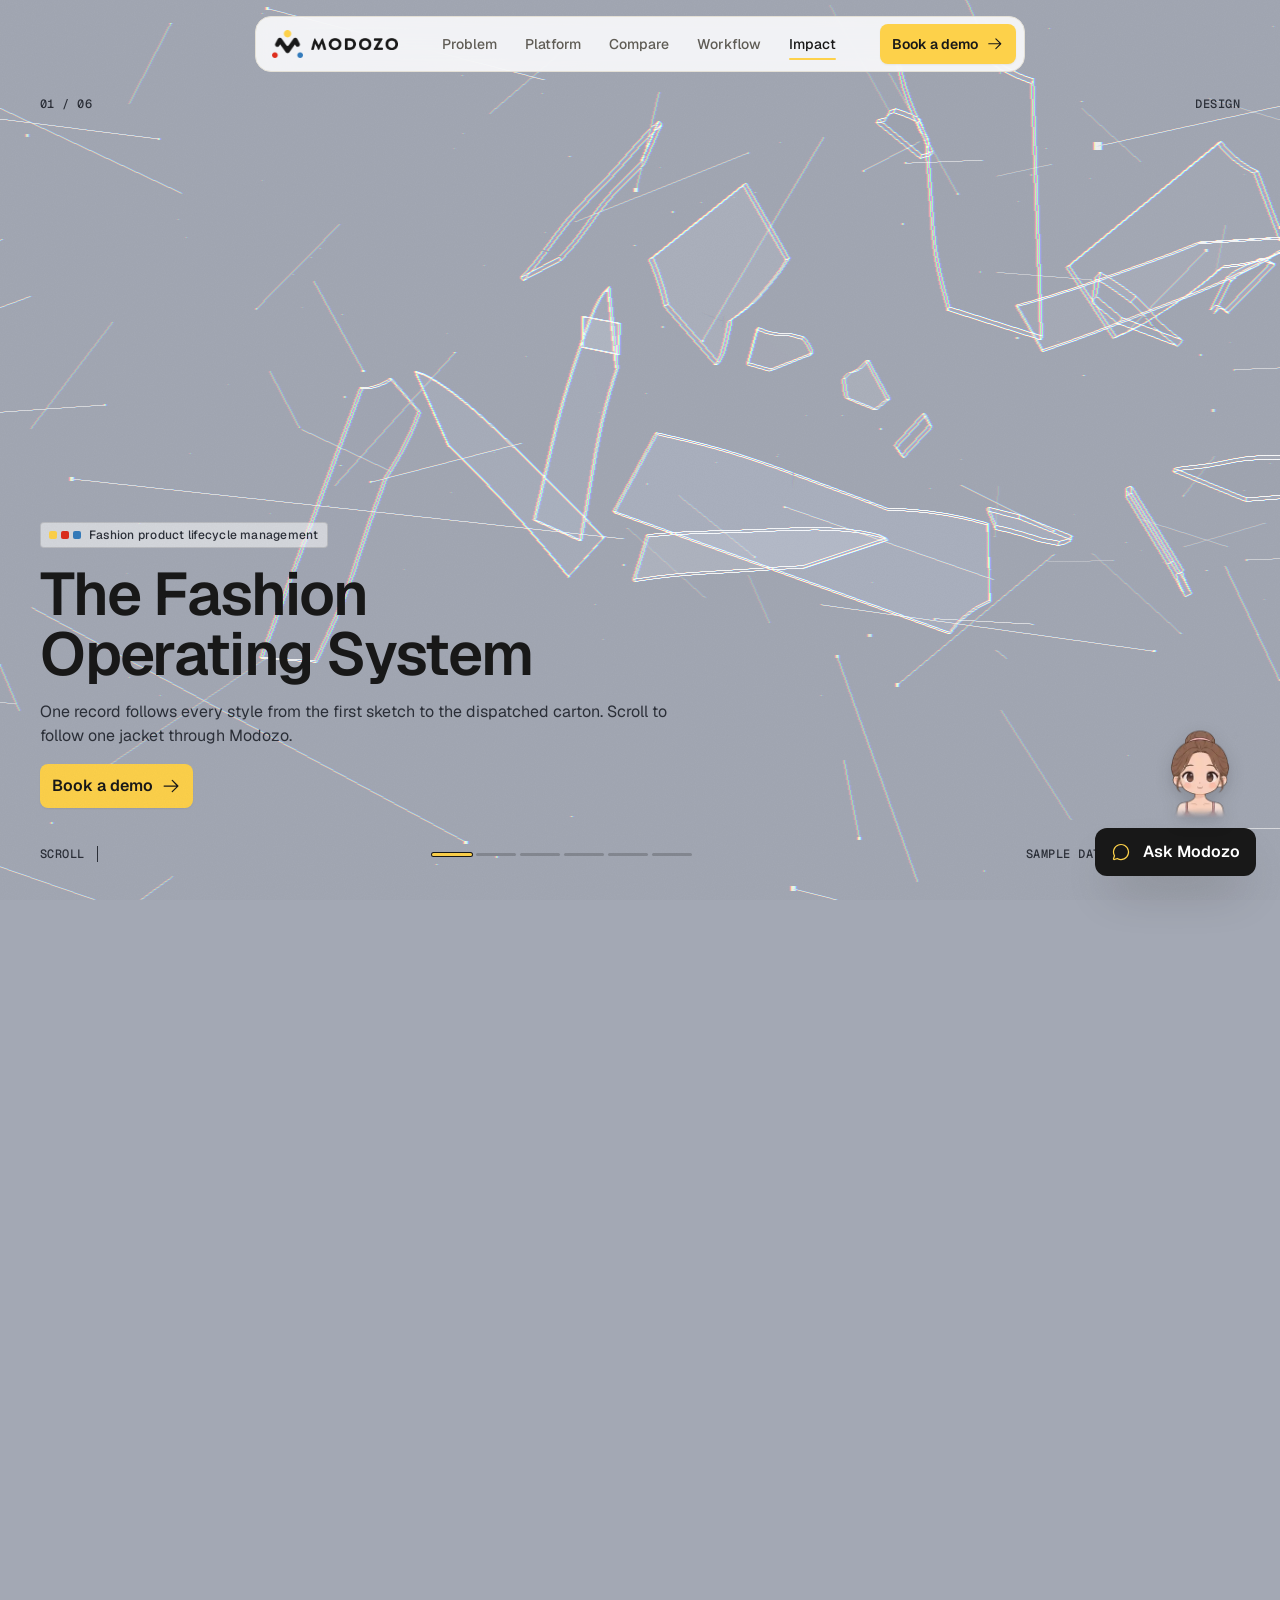
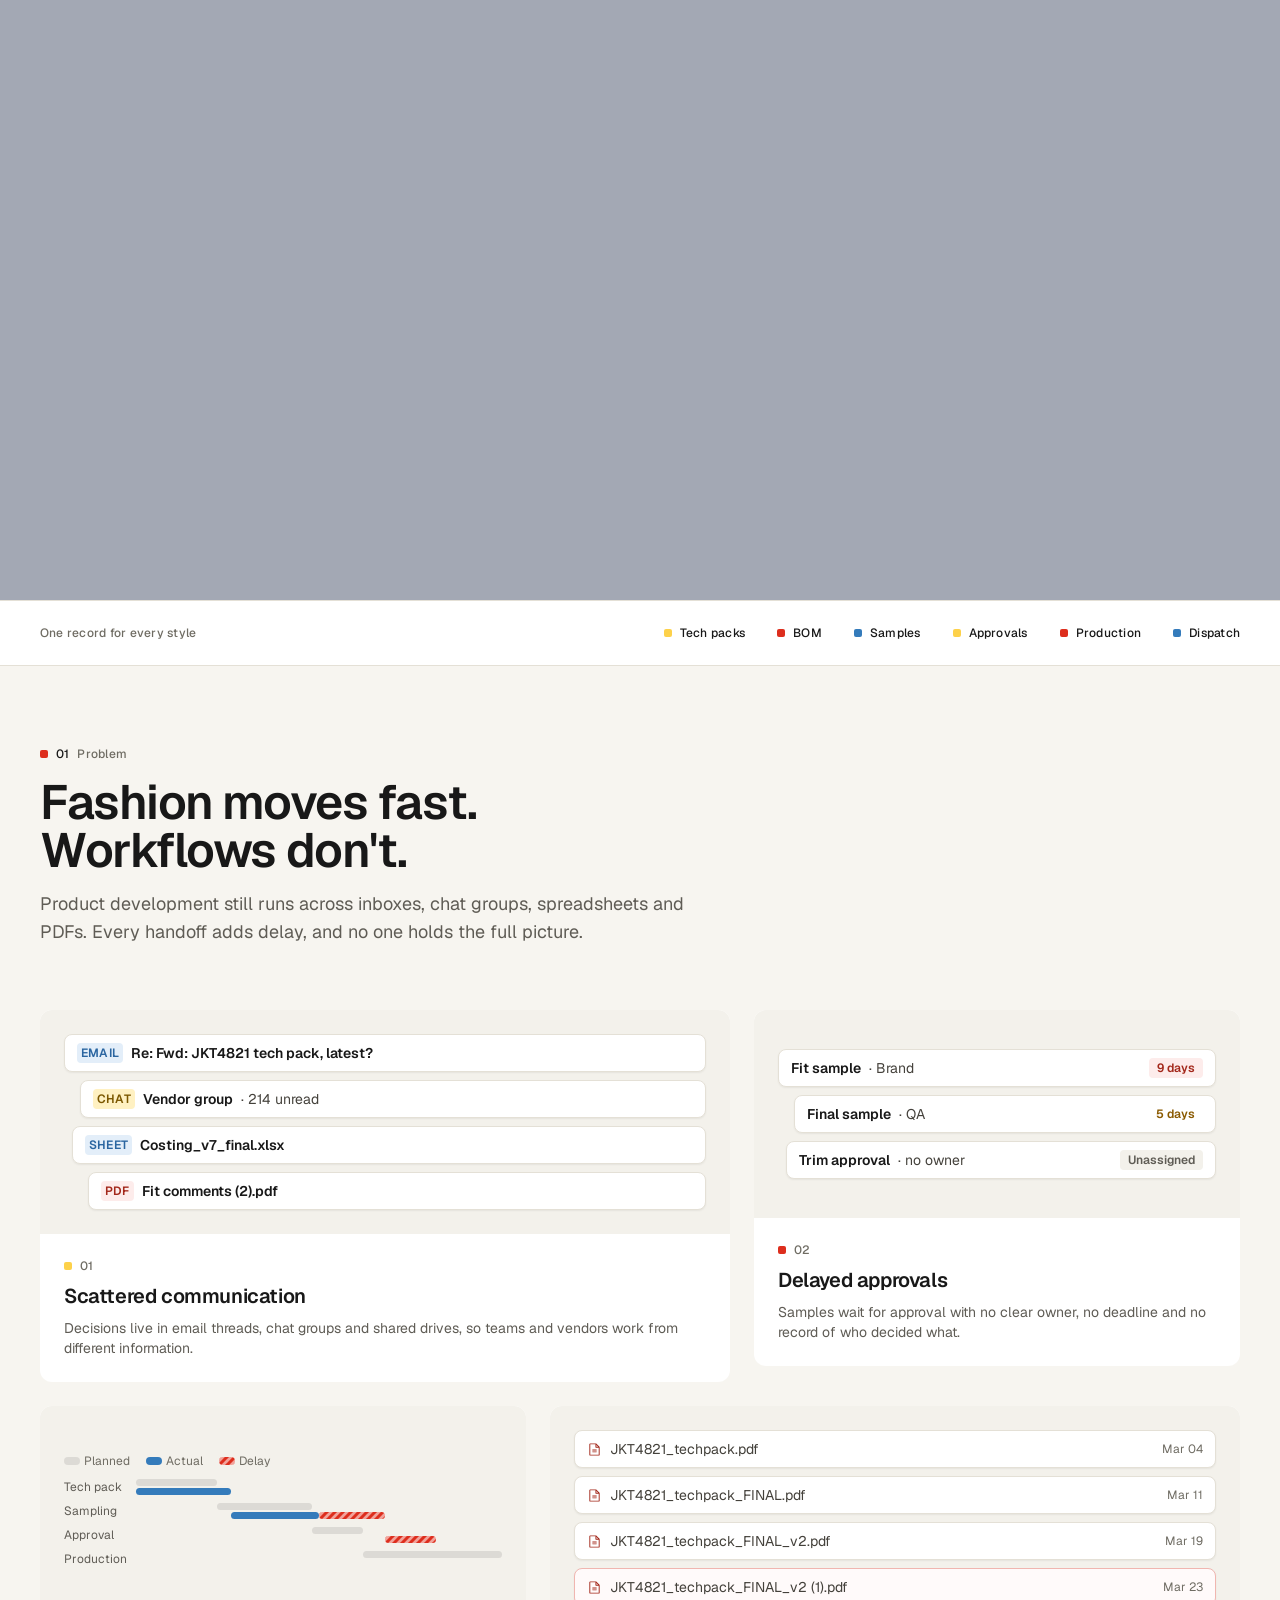
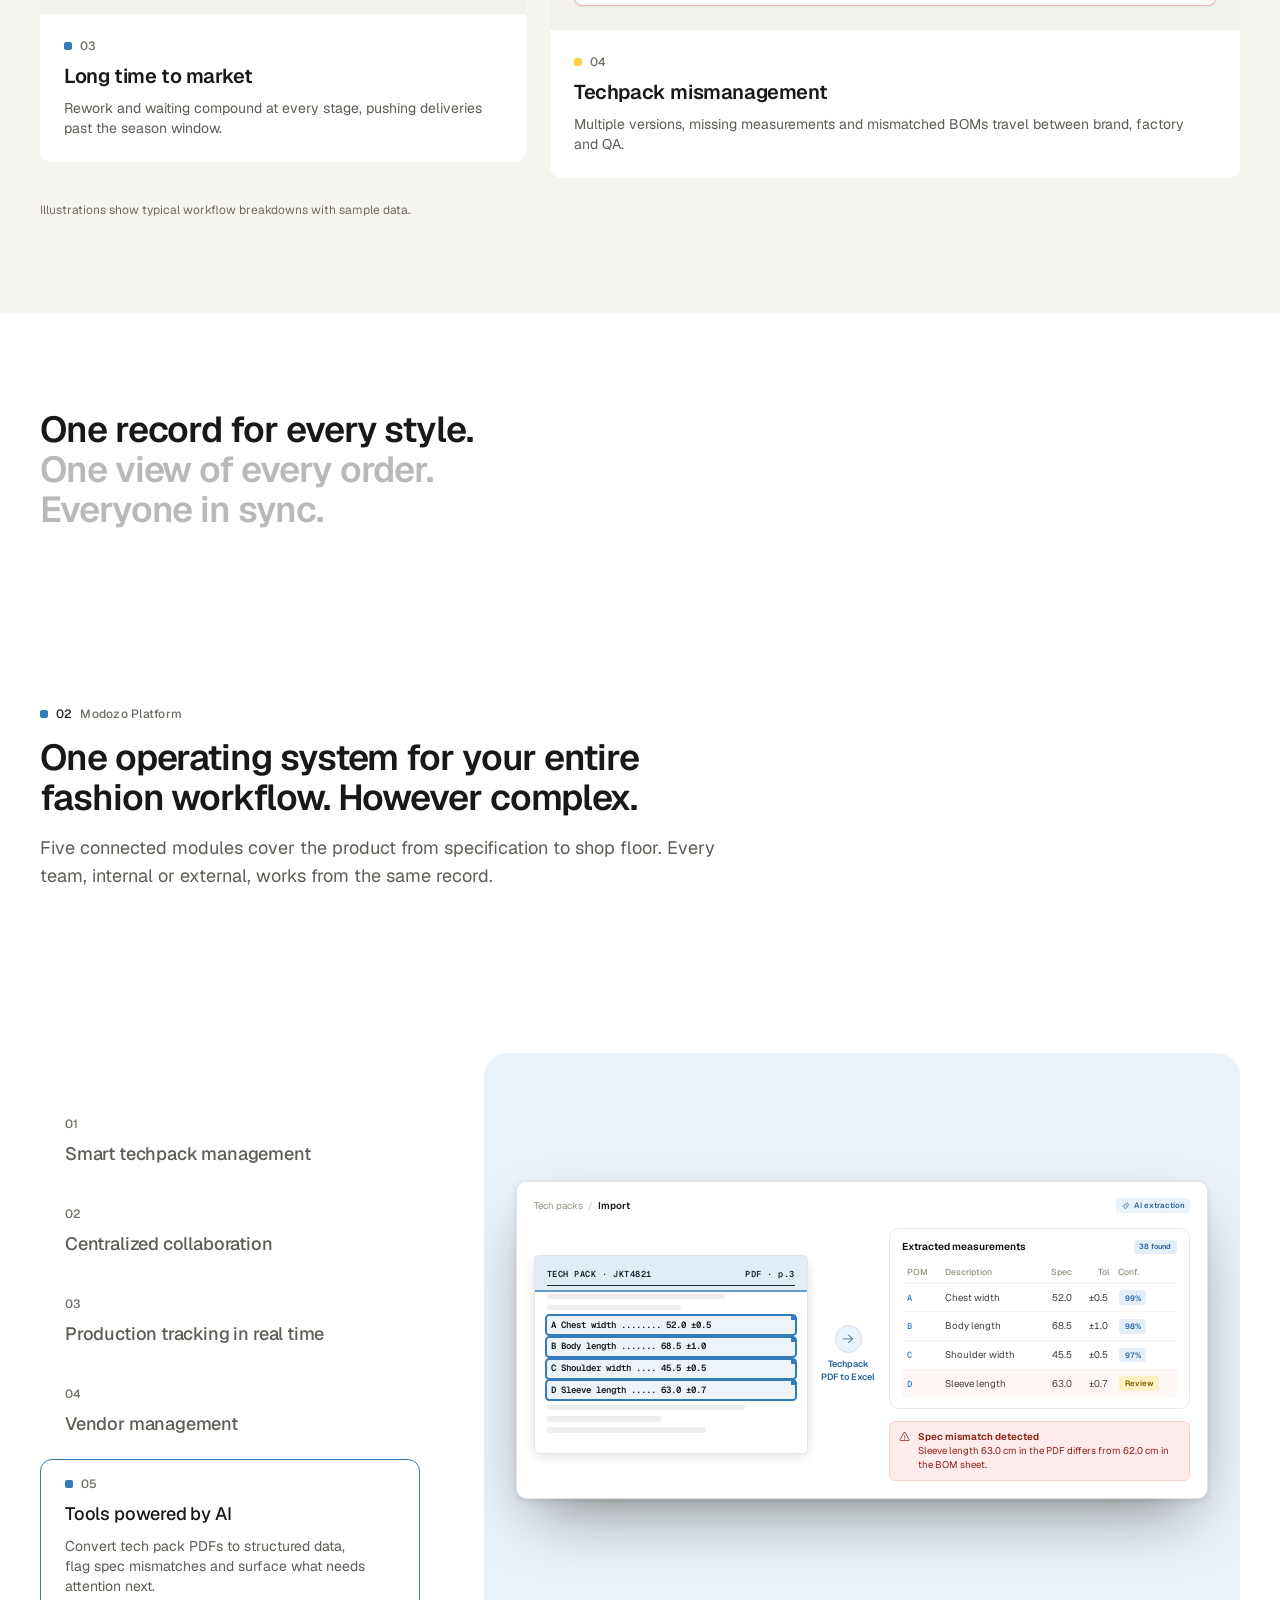
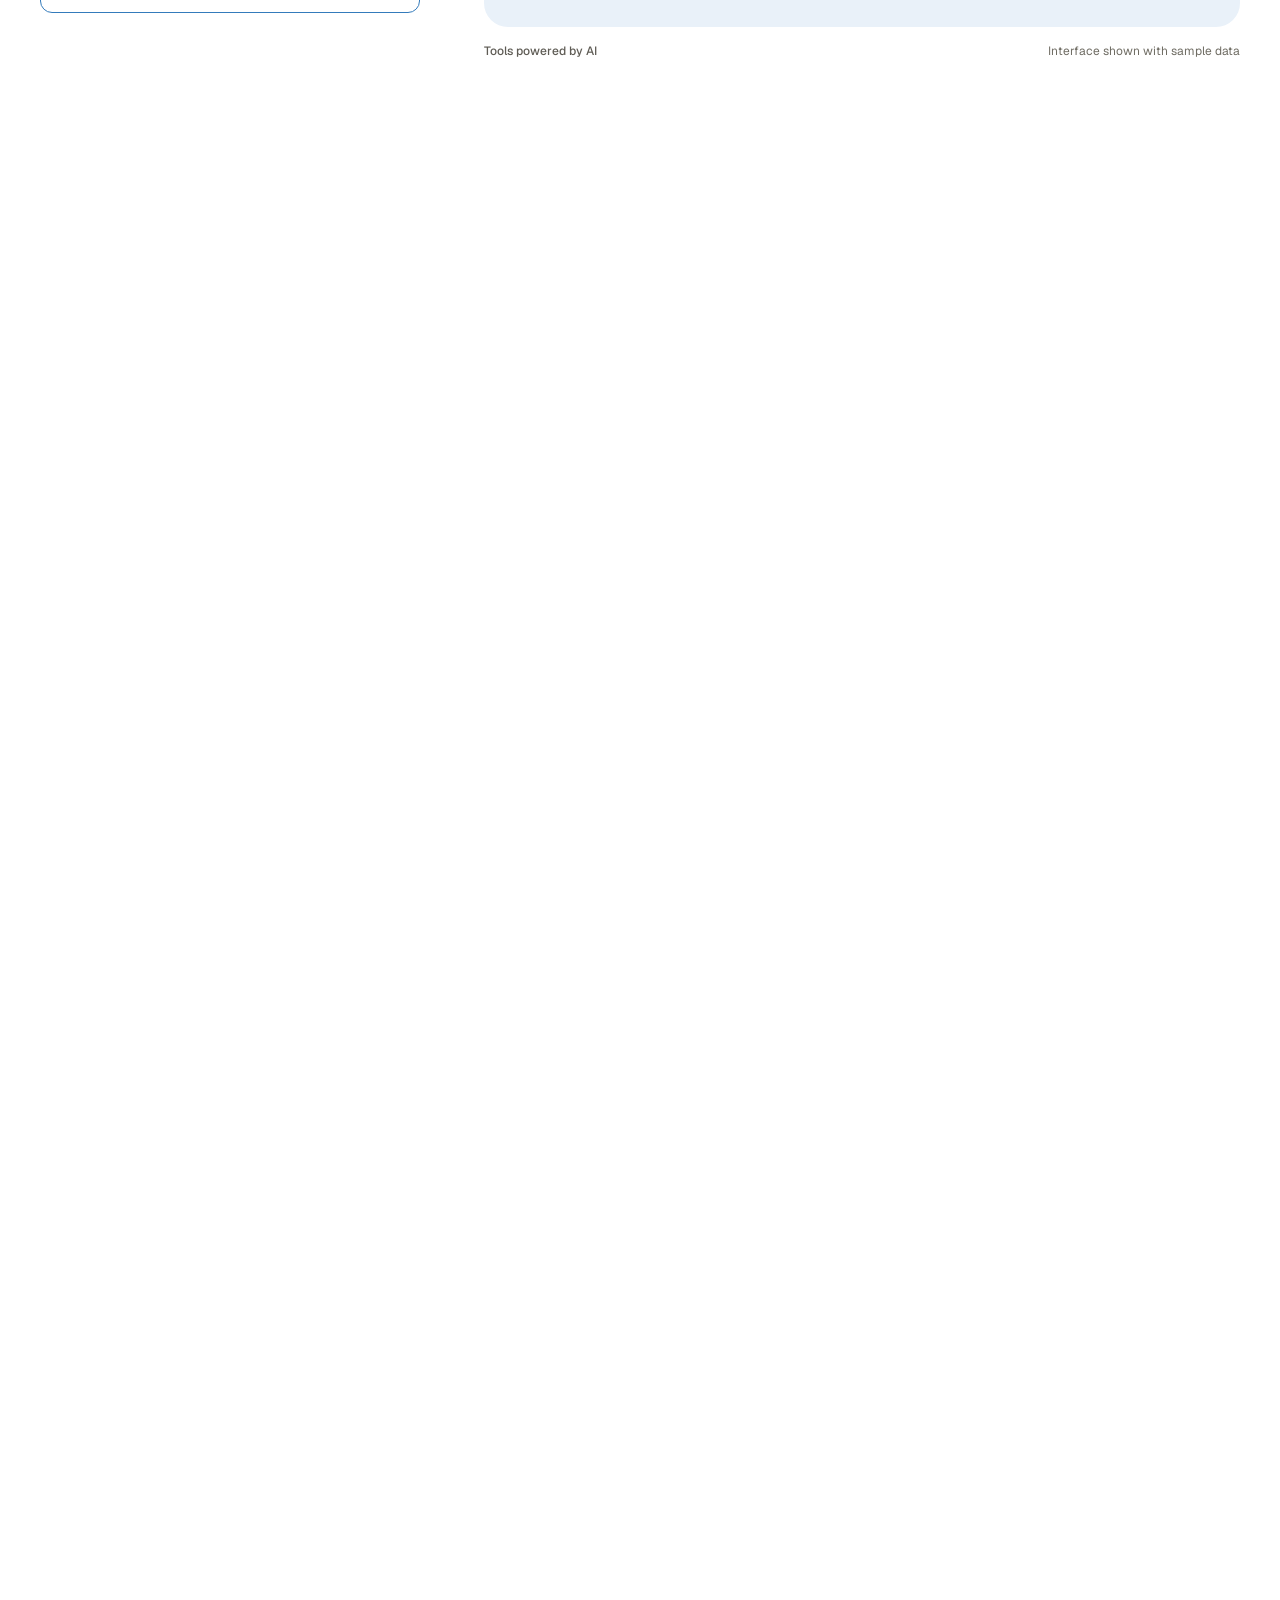
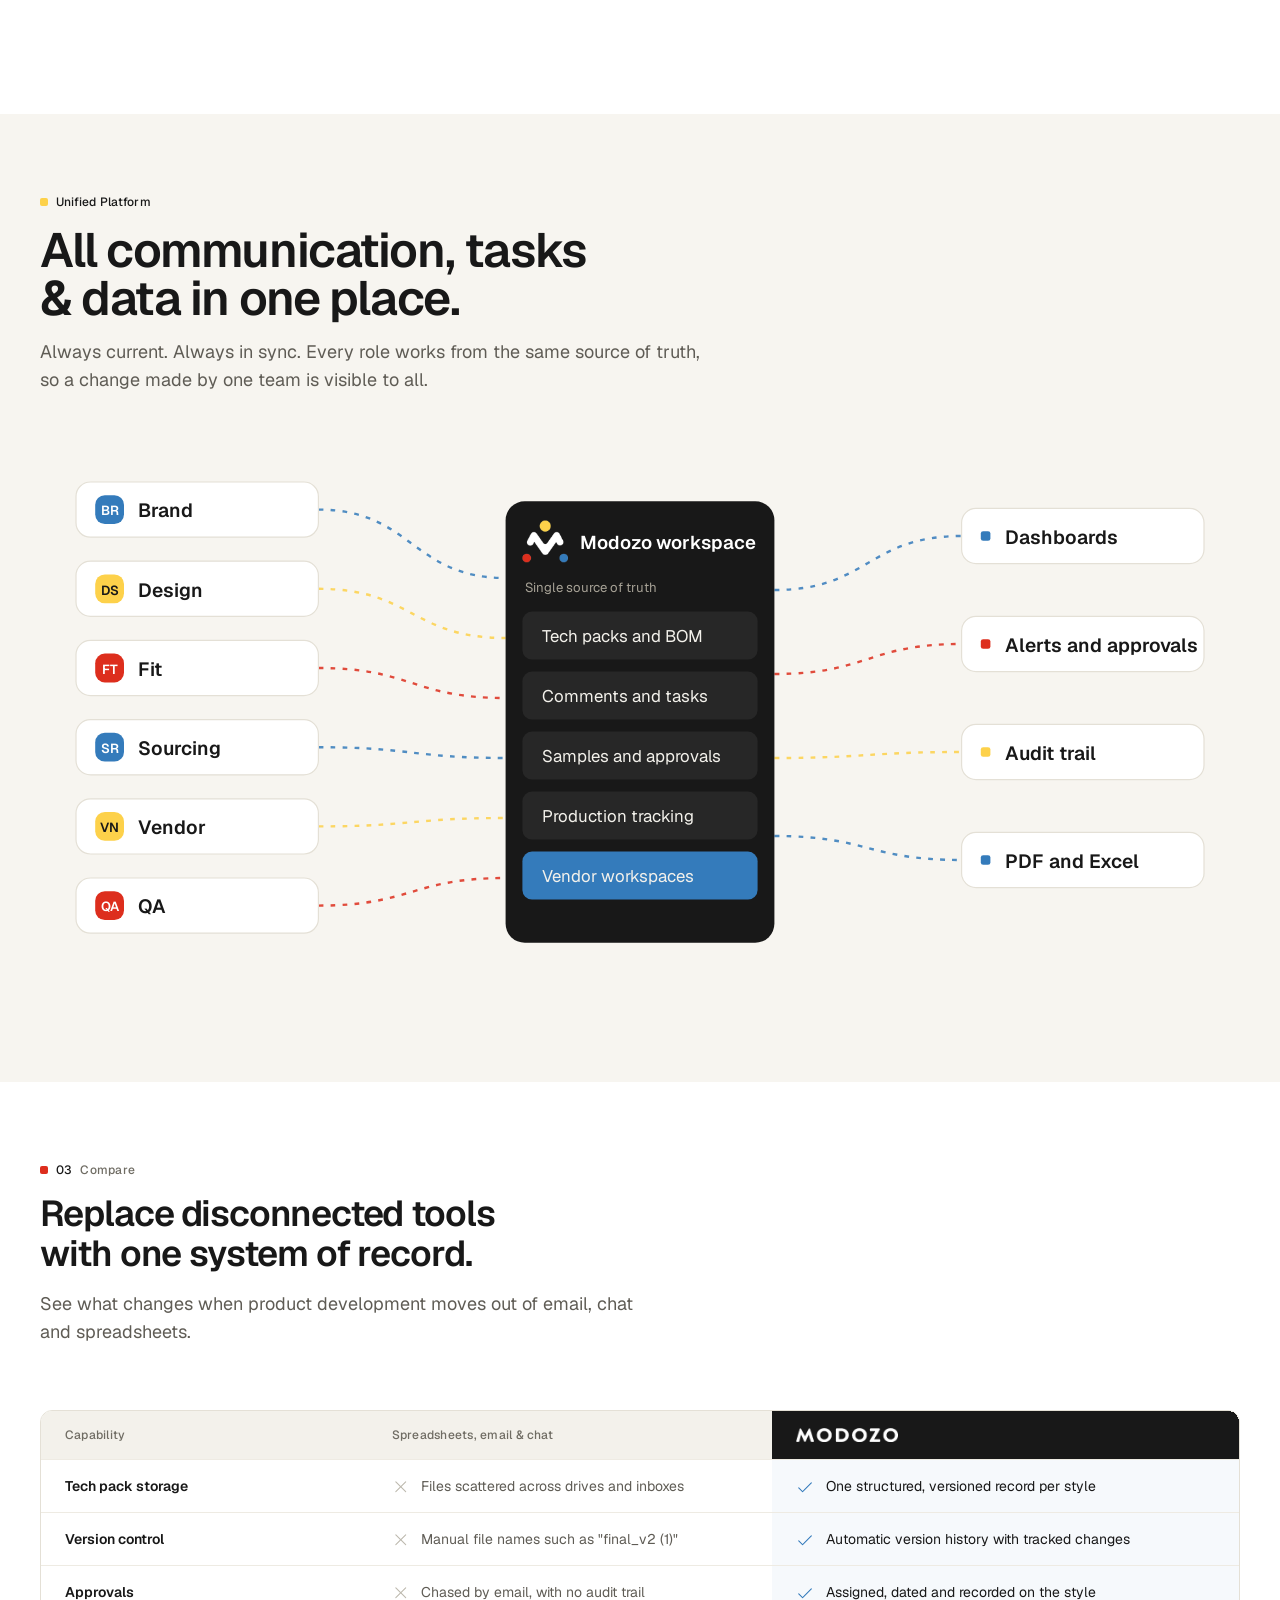
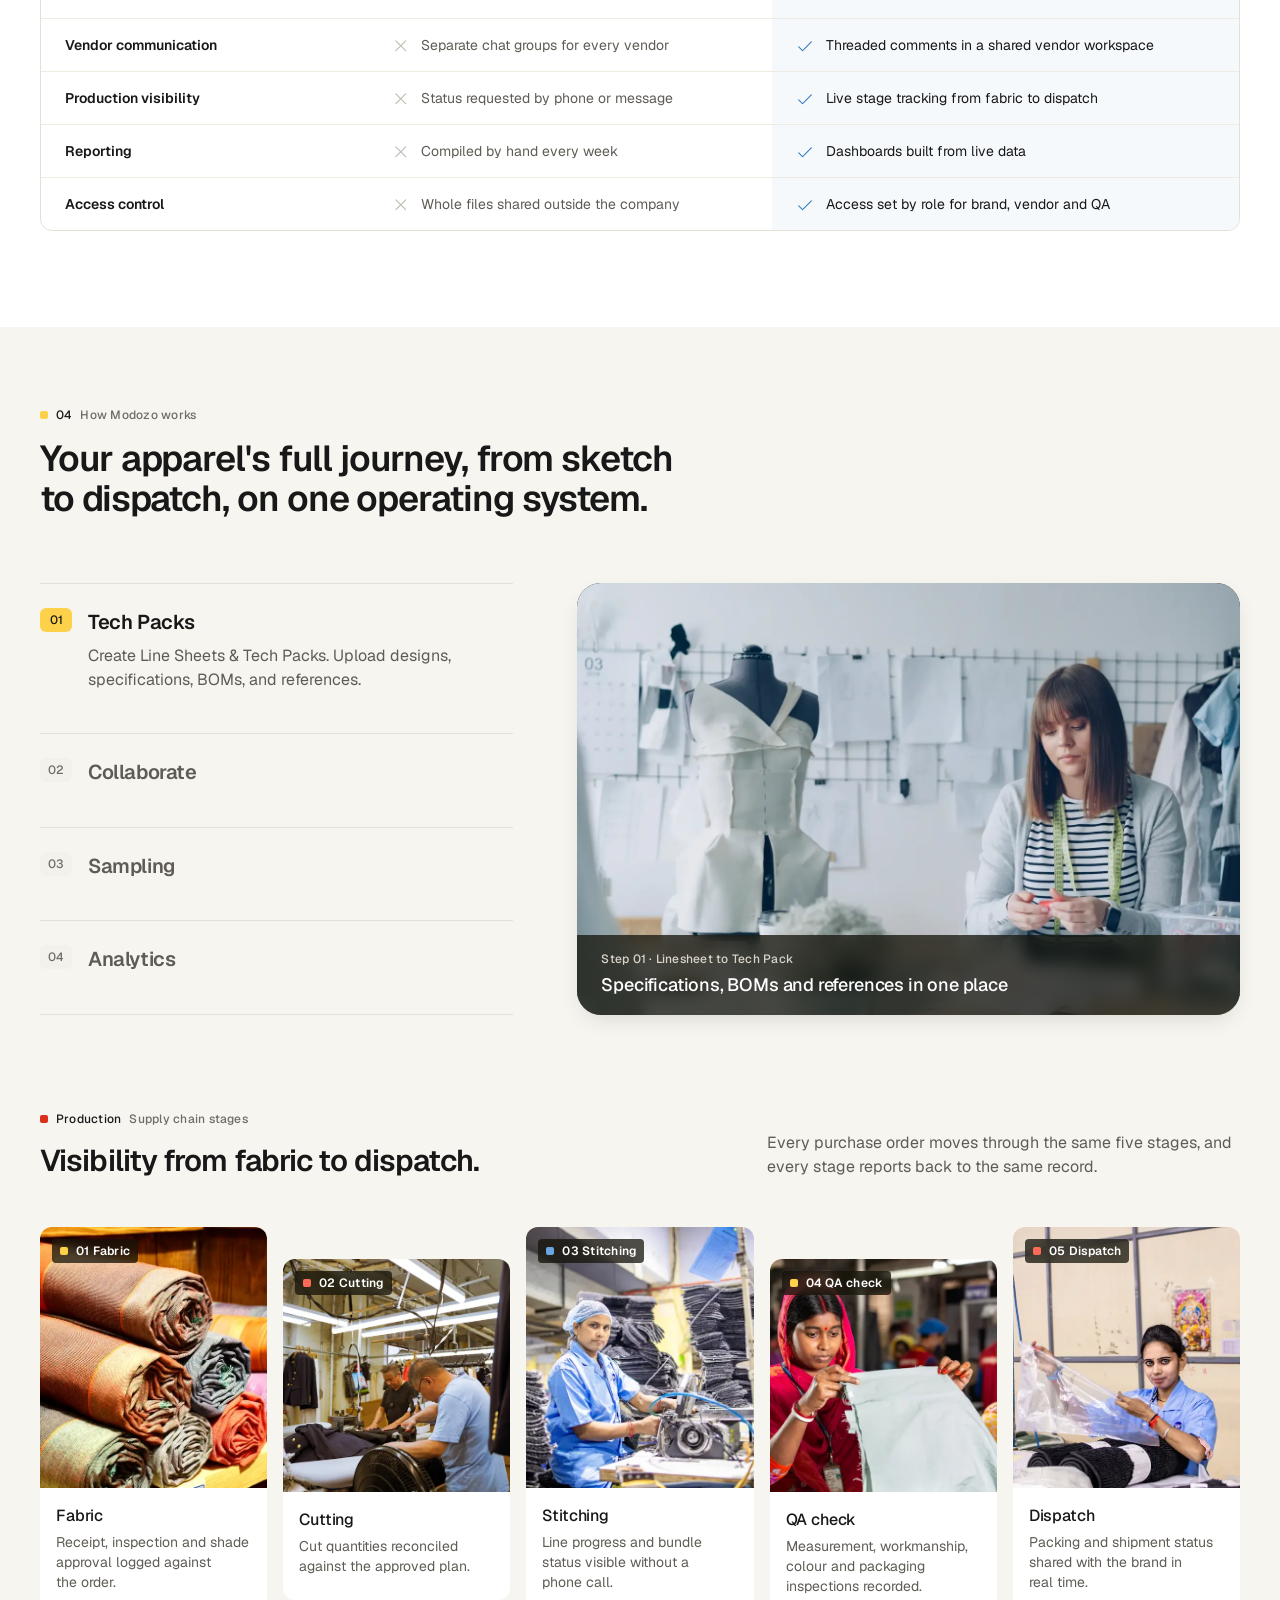
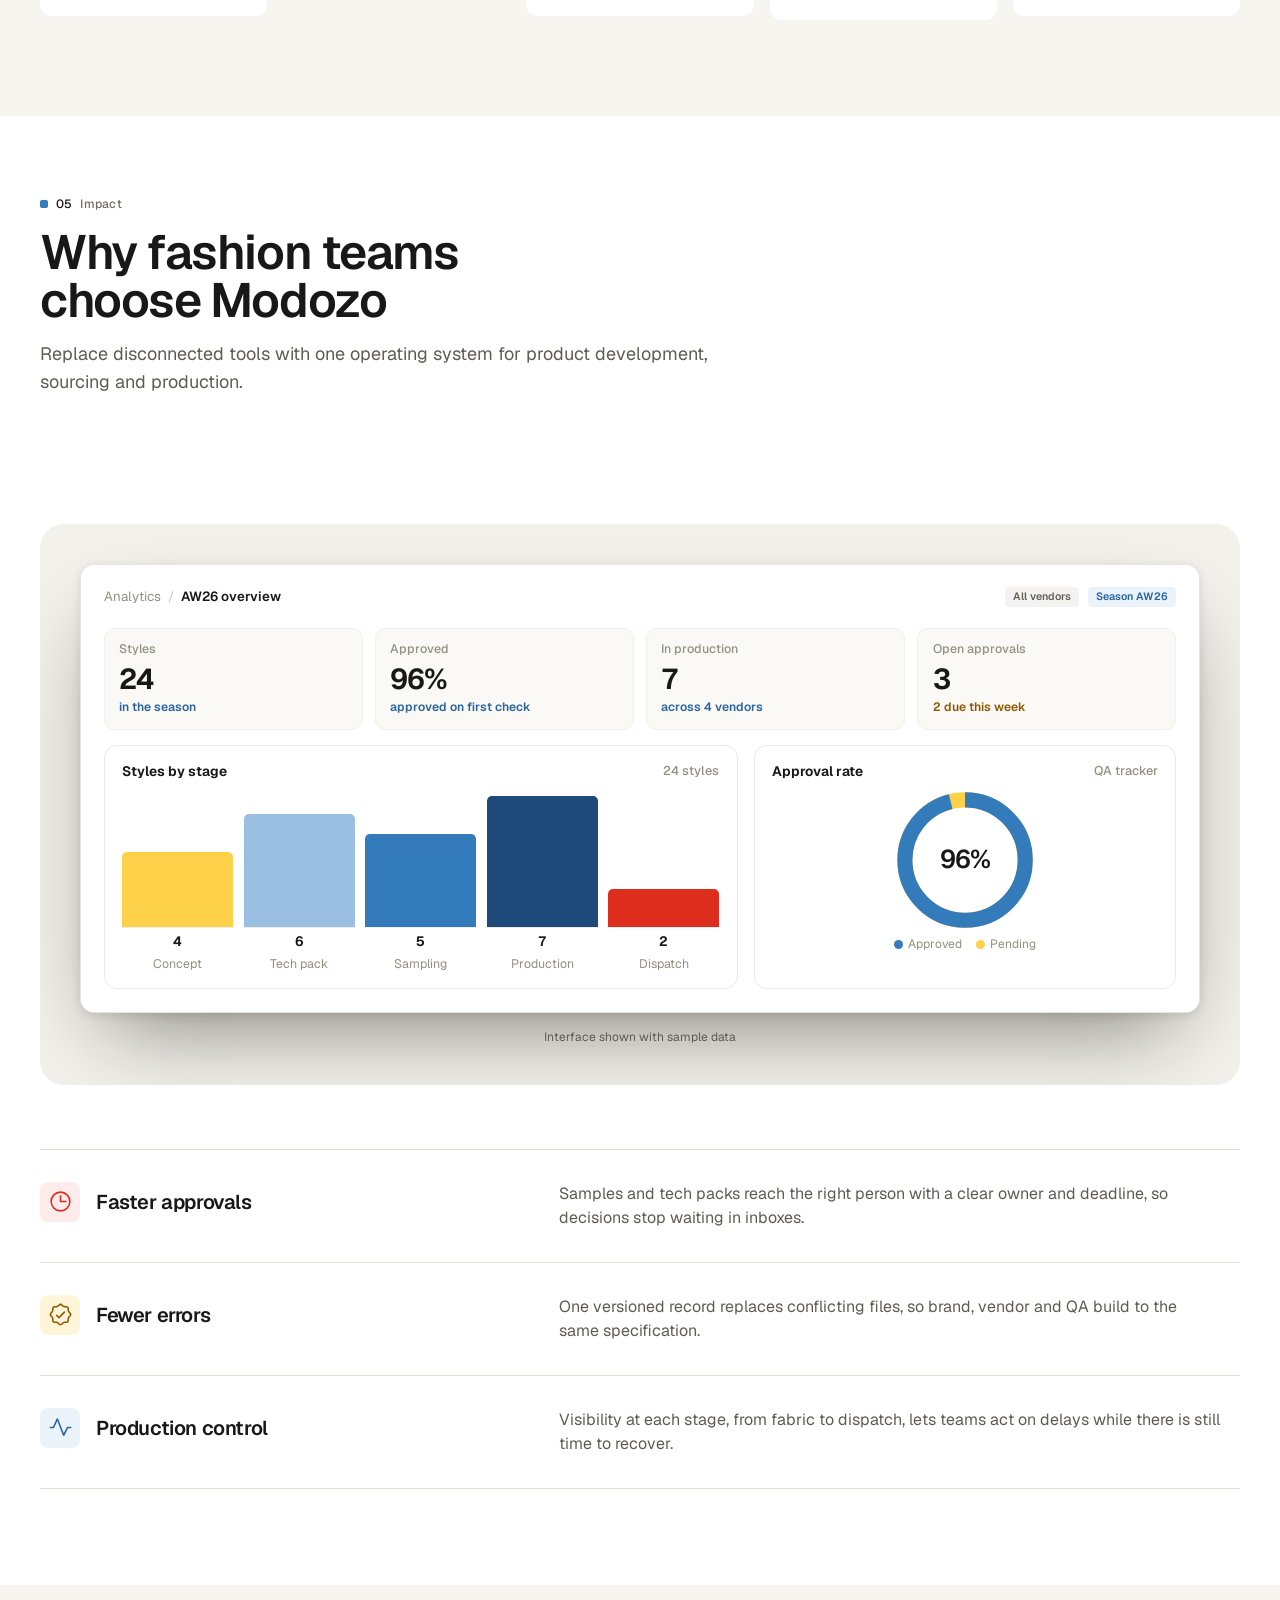
<file: index.html>
<!doctype html>
<html lang="en">
<head>
<meta charset="utf-8">
<meta name="viewport" content="width=device-width, initial-scale=1">
<meta name="robots" content="noindex">
<title>Modozo | The Fashion Operating System</title>
<meta name="description" content="Modozo is the fashion product lifecycle management platform that connects product data, teams and manufacturers, from tech pack to production to dispatch.">
<meta name="theme-color" content="#181818">
<meta property="og:title" content="Modozo | The Fashion Operating System">
<meta property="og:description" content="From tech pack to production, Modozo connects your product data, teams and manufacturers on one platform. Connected. Visible. Faster.">
<meta property="og:type" content="website">
<meta property="og:image" content="public/img/factory-floor.webp">
<meta property="og:image:alt" content="Modozo style workspace over a garment factory floor">
<meta name="twitter:card" content="summary_large_image">
<meta name="twitter:title" content="Modozo | The Fashion Operating System">
<meta name="twitter:image" content="public/img/factory-floor.webp">
<link rel="icon" href="favicon.ico" sizes="any">
<link rel="icon" type="image/png" sizes="32x32" href="public/favicon-32.png">
<link rel="apple-touch-icon" href="public/apple-touch-icon.png">
<link rel="preload" href="public/fonts/geist-latin-wght-normal.woff2" as="font" type="font/woff2" crossorigin>
<link rel="stylesheet" href="css/base.css?v=14">
<link rel="stylesheet" href="css/mocks.css?v=14">
<link rel="stylesheet" href="css/hero-film.css?v=15">
<link rel="stylesheet" href="css/mascot.css?v=1">
<link rel="stylesheet" href="css/assistant.css?v=2">
<script type="importmap">{"imports":{"three":"./public/vendor/three/three.module.min.js","three/addons/":"./public/vendor/three/addons/"}}</script>
<script>document.documentElement.classList.add('js')</script>
<script type="application/ld+json">{"@context":"https://schema.org","@type":"Organization","name":"Modozo","url":"https://www.modozo.fashion","email":"contact@modozo.fashion","telephone":"+91 9980924244","address":{"@type":"PostalAddress","streetAddress":"4th Floor, Sanali Spazio, Inorbit Mall Rd, Madhapur","addressLocality":"Hyderabad","addressRegion":"Telangana","postalCode":"500081","addressCountry":"IN"}}</script>
<script type="application/ld+json">{"@context": "https://schema.org", "@type": "FAQPage", "mainEntity": [{"@type": "Question", "name": "What is Modozo?", "acceptedAnswer": {"@type": "Answer", "text": "Modozo is a fashion product lifecycle management platform. It brings tech packs, BOMs, samples, approvals, vendor communication and production tracking into one workspace, so brands and manufacturers work from the same current information."}}, {"@type": "Question", "name": "How does Modozo reduce manual work?", "acceptedAnswer": {"@type": "Answer", "text": "Structured tech packs replace scattered files, and updates, approvals and comments are recorded against the style. Tools powered by AI, such as Techpack PDF to Excel, remove retyping, so teams spend less time copying data between documents and chasing status."}}, {"@type": "Question", "name": "Can I collaborate with vendors?", "acceptedAnswer": {"@type": "Answer", "text": "Yes. Invite vendors into a shared workspace where they can access the tech packs, samples and orders you choose, comment in real time and confirm costs, without exchanging files over email or chat."}}, {"@type": "Question", "name": "Does Modozo support sample and production tracking?", "acceptedAnswer": {"@type": "Answer", "text": "Yes. Every sample round is tracked against its specification, and production orders are followed through fabric, cutting, stitching, QA check and dispatch, with measurement, workmanship, colour and packaging checks recorded."}}, {"@type": "Question", "name": "How does Modozo keep everyone aligned during product development?", "acceptedAnswer": {"@type": "Answer", "text": "Every team works from a single versioned record per style. Changes, comments and approvals update for all roles, including brand, design, fit, sourcing, vendor and QA, so nobody builds from an outdated file."}}, {"@type": "Question", "name": "Is my product data secure?", "acceptedAnswer": {"@type": "Answer", "text": "Product data lives in a central workspace with access set by role, so each team member and vendor sees only the styles and information shared with them. For details on hosting and compliance, contact the Modozo team."}}, {"@type": "Question", "name": "Who is Modozo built for?", "acceptedAnswer": {"@type": "Answer", "text": "Apparel brands, manufacturers and sourcing teams that manage products from concept through production and delivery, together with the design, fit, sourcing, vendor and QA teams who work on them."}}]}</script>
</head>
<body id="top">
<div class="tribar" aria-hidden="true"><i></i><i></i><i></i></div>

<!-- icon + artwork sprite -->
<svg width="0" height="0" style="position:absolute" aria-hidden="true" focusable="false">
  <symbol id="i-arrow" viewBox="0 0 256 256"><path d="M221.66,133.66l-72,72a8,8,0,0,1-11.32-11.32L196.69,136H40a8,8,0,0,1,0-16H196.69L138.34,61.66a8,8,0,0,1,11.32-11.32l72,72A8,8,0,0,1,221.66,133.66Z"/></symbol>
  <symbol id="i-check" viewBox="0 0 256 256"><path d="M229.66,77.66l-128,128a8,8,0,0,1-11.32,0l-56-56a8,8,0,0,1,11.32-11.32L96,188.69,218.34,66.34a8,8,0,0,1,11.32,11.32Z"/></symbol>
  <symbol id="i-x" viewBox="0 0 256 256"><path d="M205.66,194.34a8,8,0,0,1-11.32,11.32L128,139.31,61.66,205.66a8,8,0,0,1-11.32-11.32L116.69,128,50.34,61.66A8,8,0,0,1,61.66,50.34L128,116.69l66.34-66.35a8,8,0,0,1,11.32,11.32L139.31,128Z"/></symbol>
  <symbol id="i-chev" viewBox="0 0 256 256"><path d="M213.66,101.66l-80,80a8,8,0,0,1-11.32,0l-80-80A8,8,0,0,1,53.66,90.34L128,164.69l74.34-74.35a8,8,0,0,1,11.32,11.32Z"/></symbol>
  <symbol id="i-file" viewBox="0 0 256 256"><path d="M213.66,82.34l-56-56A8,8,0,0,0,152,24H56A16,16,0,0,0,40,40V216a16,16,0,0,0,16,16H200a16,16,0,0,0,16-16V88A8,8,0,0,0,213.66,82.34ZM160,51.31,188.69,80H160ZM200,216H56V40h88V88a8,8,0,0,0,8,8h48V216Zm-32-80a8,8,0,0,1-8,8H96a8,8,0,0,1,0-16h64A8,8,0,0,1,168,136Zm0,32a8,8,0,0,1-8,8H96a8,8,0,0,1,0-16h64A8,8,0,0,1,168,168Z"/></symbol>
  <symbol id="i-users" viewBox="0 0 256 256"><path d="M117.25,157.92a60,60,0,1,0-66.5,0A95.83,95.83,0,0,0,3.53,195.63a8,8,0,1,0,13.4,8.74,80,80,0,0,1,134.14,0,8,8,0,0,0,13.4-8.74A95.83,95.83,0,0,0,117.25,157.92ZM40,108a44,44,0,1,1,44,44A44.05,44.05,0,0,1,40,108Zm210.14,98.7a8,8,0,0,1-11.07-2.33A79.83,79.83,0,0,0,172,168a8,8,0,0,1,0-16,44,44,0,1,0-16.34-84.87,8,8,0,1,1-5.94-14.85,60,60,0,0,1,55.53,105.64,95.83,95.83,0,0,1,47.22,37.71A8,8,0,0,1,250.14,206.7Z"/></symbol>
  <symbol id="i-activity" viewBox="0 0 256 256"><path d="M240,128a8,8,0,0,1-8,8H204.94l-37.78,75.58A8,8,0,0,1,160,216h-.4a8,8,0,0,1-7.08-5.14L95.35,60.76,63.28,131.31A8,8,0,0,1,56,136H24a8,8,0,0,1,0-16H50.85L88.72,36.69a8,8,0,0,1,14.76.46l57.51,151,31.85-63.71A8,8,0,0,1,200,120h32A8,8,0,0,1,240,128Z"/></symbol>
  <symbol id="i-package" viewBox="0 0 256 256"><path d="M223.68,66.15,135.68,18a15.88,15.88,0,0,0-15.36,0l-88,48.17a16,16,0,0,0-8.32,14v95.64a16,16,0,0,0,8.32,14l88,48.17a15.88,15.88,0,0,0,15.36,0l88-48.17a16,16,0,0,0,8.32-14V80.18A16,16,0,0,0,223.68,66.15ZM128,32l80.34,44-29.77,16.3-80.35-44ZM128,120,47.66,76l33.9-18.56,80.34,44ZM40,90l80,43.78v85.79L40,175.82Zm176,85.78h0l-80,43.79V133.82l32-17.51V152a8,8,0,0,0,16,0V107.55L216,90v85.77Z"/></symbol>
  <symbol id="i-sparkles" viewBox="0 0 256 256"><path d="M197.58,129.06,146,110l-19-51.62a15.92,15.92,0,0,0-29.88,0L78,110l-51.62,19a15.92,15.92,0,0,0,0,29.88L78,178l19,51.62a15.92,15.92,0,0,0,29.88,0L146,178l51.62-19a15.92,15.92,0,0,0,0-29.88ZM137,164.22a8,8,0,0,0-4.74,4.74L112,223.85,91.78,169A8,8,0,0,0,87,164.22L32.15,144,87,123.78A8,8,0,0,0,91.78,119L112,64.15,132.22,119a8,8,0,0,0,4.74,4.74L191.85,144ZM144,40a8,8,0,0,1,8-8h16V16a8,8,0,0,1,16,0V32h16a8,8,0,0,1,0,16H184V64a8,8,0,0,1-16,0V48H152A8,8,0,0,1,144,40ZM248,88a8,8,0,0,1-8,8h-8v8a8,8,0,0,1-16,0V96h-8a8,8,0,0,1,0-16h8V72a8,8,0,0,1,16,0v8h8A8,8,0,0,1,248,88Z"/></symbol>
  <symbol id="i-layers" viewBox="0 0 256 256"><path d="M230.91,172A8,8,0,0,1,228,182.91l-96,56a8,8,0,0,1-8.06,0l-96-56A8,8,0,0,1,36,169.09l92,53.65,92-53.65A8,8,0,0,1,230.91,172ZM220,121.09l-92,53.65L36,121.09A8,8,0,0,0,28,134.91l96,56a8,8,0,0,0,8.06,0l96-56A8,8,0,1,0,220,121.09ZM24,80a8,8,0,0,1,4-6.91l96-56a8,8,0,0,1,8.06,0l96,56a8,8,0,0,1,0,13.82l-96,56a8,8,0,0,1-8.06,0l-96-56A8,8,0,0,1,24,80Zm23.88,0L128,126.74,208.12,80,128,33.26Z"/></symbol>
  <symbol id="i-grid" viewBox="0 0 256 256"><path d="M104,40H56A16,16,0,0,0,40,56v48a16,16,0,0,0,16,16h48a16,16,0,0,0,16-16V56A16,16,0,0,0,104,40Zm0,64H56V56h48v48Zm96-64H152a16,16,0,0,0-16,16v48a16,16,0,0,0,16,16h48a16,16,0,0,0,16-16V56A16,16,0,0,0,200,40Zm0,64H152V56h48v48Zm-96,32H56a16,16,0,0,0-16,16v48a16,16,0,0,0,16,16h48a16,16,0,0,0,16-16V152A16,16,0,0,0,104,136Zm0,64H56V152h48v48Zm96-64H152a16,16,0,0,0-16,16v48a16,16,0,0,0,16,16h48a16,16,0,0,0,16-16V152A16,16,0,0,0,200,136Zm0,64H152V152h48v48Z"/></symbol>
  <symbol id="i-mail" viewBox="0 0 256 256"><path d="M224,48H32a8,8,0,0,0-8,8V192a16,16,0,0,0,16,16H216a16,16,0,0,0,16-16V56A8,8,0,0,0,224,48ZM203.43,64,128,133.15,52.57,64ZM216,192H40V74.19l82.59,75.71a8,8,0,0,0,10.82,0L216,74.19V192Z"/></symbol>
  <symbol id="i-phone" viewBox="0 0 256 256"><path d="M222.37,158.46l-47.11-21.11-.13-.06a16,16,0,0,0-15.17,1.4,8.12,8.12,0,0,0-.75.56L134.87,160c-15.42-7.49-31.34-23.29-38.83-38.51l20.78-24.71c.2-.25.39-.5.57-.77a16,16,0,0,0,1.32-15.06l0-.12L97.54,33.64a16,16,0,0,0-16.62-9.52A56.26,56.26,0,0,0,32,80c0,79.4,64.6,144,144,144a56.26,56.26,0,0,0,55.88-48.92A16,16,0,0,0,222.37,158.46ZM176,208A128.14,128.14,0,0,1,48,80,40.2,40.2,0,0,1,82.87,40a.61.61,0,0,0,0,.12l21,47L83.2,111.86a6.13,6.13,0,0,0-.57.77,16,16,0,0,0-1,15.7c9.06,18.53,27.73,37.06,46.46,46.11a16,16,0,0,0,15.75-1.14,8.44,8.44,0,0,0,.74-.56L168.89,152l47,21.05h0s.08,0,.11,0A40.21,40.21,0,0,1,176,208Z"/></symbol>
  <symbol id="i-pin" viewBox="0 0 256 256"><path d="M128,64a40,40,0,1,0,40,40A40,40,0,0,0,128,64Zm0,64a24,24,0,1,1,24-24A24,24,0,0,1,128,128Zm0-112a88.1,88.1,0,0,0-88,88c0,31.4,14.51,64.68,42,96.25a254.19,254.19,0,0,0,41.45,38.3,8,8,0,0,0,9.18,0A254.19,254.19,0,0,0,174,200.25c27.45-31.57,42-64.85,42-96.25A88.1,88.1,0,0,0,128,16Zm0,206c-16.53-13-72-60.75-72-118a72,72,0,0,1,144,0C200,161.23,144.53,209,128,222Z"/></symbol>
  <symbol id="i-msg" viewBox="0 0 256 256"><path d="M128,24A104,104,0,0,0,36.18,176.88L24.83,210.93a16,16,0,0,0,20.24,20.24l34.05-11.35A104,104,0,1,0,128,24Zm0,192a87.87,87.87,0,0,1-44.06-11.81,8,8,0,0,0-6.54-.67L40,216,52.47,178.6a8,8,0,0,0-.66-6.54A88,88,0,1,1,128,216Z"/></symbol>
  <symbol id="i-clock" viewBox="0 0 256 256"><path d="M128,24A104,104,0,1,0,232,128,104.11,104.11,0,0,0,128,24Zm0,192a88,88,0,1,1,88-88A88.1,88.1,0,0,1,128,216Zm64-88a8,8,0,0,1-8,8H128a8,8,0,0,1-8-8V72a8,8,0,0,1,16,0v48h48A8,8,0,0,1,192,128Z"/></symbol>
  <symbol id="i-shield" viewBox="0 0 256 256"><path d="M225.86,102.82c-3.77-3.94-7.67-8-9.14-11.57-1.36-3.27-1.44-8.69-1.52-13.94-.15-9.76-.31-20.82-8-28.51s-18.75-7.85-28.51-8c-5.25-.08-10.67-.16-13.94-1.52-3.56-1.47-7.63-5.37-11.57-9.14C146.28,23.51,138.44,16,128,16s-18.27,7.51-25.18,14.14c-3.94,3.77-8,7.67-11.57,9.14C88,40.64,82.56,40.72,77.31,40.8c-9.76.15-20.82.31-28.51,8S41,67.55,40.8,77.31c-.08,5.25-.16,10.67-1.52,13.94-1.47,3.56-5.37,7.63-9.14,11.57C23.51,109.72,16,117.56,16,128s7.51,18.27,14.14,25.18c3.77,3.94,7.67,8,9.14,11.57,1.36,3.27,1.44,8.69,1.52,13.94.15,9.76.31,20.82,8,28.51s18.75,7.85,28.51,8c5.25.08,10.67.16,13.94,1.52,3.56,1.47,7.63,5.37,11.57,9.14C109.72,232.49,117.56,240,128,240s18.27-7.51,25.18-14.14c3.94-3.77,8-7.67,11.57-9.14,3.27-1.36,8.69-1.44,13.94-1.52,9.76-.15,20.82-.31,28.51-8s7.85-18.75,8-28.51c.08-5.25.16-10.67,1.52-13.94,1.47-3.56,5.37-7.63,9.14-11.57C232.49,146.28,240,138.44,240,128S232.49,109.73,225.86,102.82Zm-11.55,39.29c-4.79,5-9.75,10.17-12.38,16.52-2.52,6.1-2.63,13.07-2.73,19.82-.1,7-.21,14.33-3.32,17.43s-10.39,3.22-17.43,3.32c-6.75.1-13.72.21-19.82,2.73-6.35,2.63-11.52,7.59-16.52,12.38S132,224,128,224s-9.15-4.92-14.11-9.69-10.17-9.75-16.52-12.38c-6.1-2.52-13.07-2.63-19.82-2.73-7-.1-14.33-.21-17.43-3.32s-3.22-10.39-3.32-17.43c-.1-6.75-.21-13.72-2.73-19.82-2.63-6.35-7.59-11.52-12.38-16.52S32,132,32,128s4.92-9.15,9.69-14.11,9.75-10.17,12.38-16.52c2.52-6.1,2.63-13.07,2.73-19.82.1-7,.21-14.33,3.32-17.43S70.51,56.9,77.55,56.8c6.75-.1,13.72-.21,19.82-2.73,6.35-2.63,11.52-7.59,16.52-12.38S124,32,128,32s9.15,4.92,14.11,9.69,10.17,9.75,16.52,12.38c6.1,2.52,13.07,2.63,19.82,2.73,7,.1,14.33.21,17.43,3.32s3.22,10.39,3.32,17.43c.1,6.75.21,13.72,2.73,19.82,2.63,6.35,7.59,11.52,12.38,16.52S224,124,224,128,219.08,137.15,214.31,142.11ZM173.66,98.34a8,8,0,0,1,0,11.32l-56,56a8,8,0,0,1-11.32,0l-24-24a8,8,0,0,1,11.32-11.32L112,148.69l50.34-50.35A8,8,0,0,1,173.66,98.34Z"/></symbol>
  <symbol id="i-plus" viewBox="0 0 256 256"><path d="M224,128a8,8,0,0,1-8,8H136v80a8,8,0,0,1-16,0V136H40a8,8,0,0,1,0-16h80V40a8,8,0,0,1,16,0v80h80A8,8,0,0,1,224,128Z"/></symbol>
  <symbol id="i-send" viewBox="0 0 256 256"><path d="M227.32,28.68a16,16,0,0,0-15.66-4.08l-.15,0L19.57,82.84a16,16,0,0,0-2.49,29.8L102,154l41.3,84.87A15.86,15.86,0,0,0,157.74,248q.69,0,1.38-.06a15.88,15.88,0,0,0,14-11.51l58.2-191.94c0-.05,0-.1,0-.15A16,16,0,0,0,227.32,28.68ZM157.83,231.85l-.05.14,0-.07-40.06-82.3,48-48a8,8,0,0,0-11.31-11.31l-48,48L24.08,98.25l-.07,0,.14,0L216,40Z"/></symbol>
  <symbol id="i-bar" viewBox="0 0 256 256"><path d="M224,200h-8V40a8,8,0,0,0-8-8H152a8,8,0,0,0-8,8V80H96a8,8,0,0,0-8,8v40H48a8,8,0,0,0-8,8v64H32a8,8,0,0,0,0,16H224a8,8,0,0,0,0-16ZM160,48h40V200H160ZM104,96h40V200H104ZM56,144H88v56H56Z"/></symbol>
  <symbol id="i-alert" viewBox="0 0 256 256"><path d="M236.8,188.09,149.35,36.22h0a24.76,24.76,0,0,0-42.7,0L19.2,188.09a23.51,23.51,0,0,0,0,23.72A24.35,24.35,0,0,0,40.55,224h174.9a24.35,24.35,0,0,0,21.33-12.19A23.51,23.51,0,0,0,236.8,188.09ZM222.93,203.8a8.5,8.5,0,0,1-7.48,4.2H40.55a8.5,8.5,0,0,1-7.48-4.2,7.59,7.59,0,0,1,0-7.72L120.52,44.21a8.75,8.75,0,0,1,15,0l87.45,151.87A7.59,7.59,0,0,1,222.93,203.8ZM120,144V104a8,8,0,0,1,16,0v40a8,8,0,0,1-16,0Zm20,36a12,12,0,1,1-12-12A12,12,0,0,1,140,180Z"/></symbol>
  <symbol id="i-upload" viewBox="0 0 256 256"><path d="M224,144v64a8,8,0,0,1-8,8H40a8,8,0,0,1-8-8V144a8,8,0,0,1,16,0v56H208V144a8,8,0,0,1,16,0ZM93.66,77.66,120,51.31V144a8,8,0,0,0,16,0V51.31l26.34,26.35a8,8,0,0,0,11.32-11.32l-40-40a8,8,0,0,0-11.32,0l-40,40A8,8,0,0,0,93.66,77.66Z"/></symbol>
  <symbol id="i-search" viewBox="0 0 256 256"><path d="M229.66,218.34l-50.07-50.06a88.11,88.11,0,1,0-11.31,11.31l50.06,50.07a8,8,0,0,0,11.32-11.32ZM40,112a72,72,0,1,1,72,72A72.08,72.08,0,0,1,40,112Z"/></symbol>

  <!-- technical flat: zip jacket, front view -->
  <symbol id="flat" viewBox="0 0 400 440">
    <g fill="none" stroke-linejoin="round" stroke-linecap="round">
      <defs>
        <g id="half">
          <path d="M96 74C74 98 52 206 33 338L88 350C93 284 101 212 113 160Z" fill="#fff" stroke="#272727" stroke-width="1.5"/>
          <path d="M38 312 92 322" stroke="#272727" stroke-width="1.2"/>
          <path d="M47 322C64 218 82 118 100 84" stroke="#a7a296" stroke-width="1" stroke-dasharray="3 2.5"/>
          <path d="M200 66V396H113C106 330 107 236 113 160 104 132 97 102 96 74L162 46C172 56 188 64 200 66Z" fill="#fff" stroke="#272727" stroke-width="1.5"/>
          <path d="M200 372H111" stroke="#272727" stroke-width="1.2"/>
          <path d="M200 380H110.5" stroke="#a7a296" stroke-width="1" stroke-dasharray="3 2.5"/>
          <path d="M98 100C130 112 168 112 200 106" stroke="#a7a296" stroke-width="1" stroke-dasharray="3 2.5"/>
          <path d="m124 296 44-8 2 34-43 8z" fill="#fff" stroke="#272727" stroke-width="1.2"/>
          <path d="m127 304 39-7" stroke="#a7a296" stroke-width="1" stroke-dasharray="3 2.5"/>
          <path d="m128 176 30-4" stroke="#272727" stroke-width="1.2"/>
          <path d="M162 46 146 40C140 44 134 50 132 58l40 60 28 12V66C188 64 172 56 162 46Z" fill="#fff" stroke="#272727" stroke-width="1.5"/>
          <path d="m146 40 10 22 16 56" stroke="#272727" stroke-width="1.2"/>
          <path d="m137 60 37 52" stroke="#a7a296" stroke-width="1" stroke-dasharray="3 2.5"/>
          <path d="M197 132V396" stroke="#272727" stroke-width="1.2"/>
          <circle cx="176" cy="150" r="3.2" fill="#fff" stroke="#272727" stroke-width="1.1"/>
        </g>
      </defs>
      <use href="#half"/>
      <g transform="translate(400 0) scale(-1 1)"><use href="#half"/></g>
      <path d="M162 46C178 36 222 36 238 46" stroke="#272727" stroke-width="1.4"/>
      <path d="M200 132V396" stroke="#272727" stroke-width="1.5"/>
      <rect x="196.5" y="130" width="7" height="12" rx="2" fill="#fff" stroke="#272727" stroke-width="1.2"/>
      <path d="M200 142V154" stroke="#272727" stroke-width="1.2"/>
    </g>
  </symbol>
  <!-- measurement callouts A–E -->
  <symbol id="dims" viewBox="0 0 400 440">
    <path class="dim" d="M113 208H287M113 202v12M287 202v12"/>
    <path class="dim" d="M384 46V396M378 46h12M378 396h12"/>
    <path class="dim" d="M96 24H304M96 18v12M304 18v12"/>
    <path class="dim" d="M82 70 20 334M76 66l12 8M14 331l12 7"/>
    <path class="dim" d="M113 414H287M113 408v12M287 408v12"/>
    <path class="dim faint" d="M96 70V30M304 70V30M113 400v8M287 400v8M290 46h88M290 396h88"/>
    <g><circle class="bub" cx="200" cy="208" r="9"/><text class="bub-t" x="200" y="208">A</text></g>
    <g><circle class="bub" cx="384" cy="221" r="9"/><text class="bub-t" x="384" y="221">B</text></g>
    <g><circle class="bub" cx="200" cy="24" r="9"/><text class="bub-t" x="200" y="24">C</text></g>
    <g><circle class="bub" cx="51" cy="202" r="9"/><text class="bub-t" x="51" y="202">D</text></g>
    <g><circle class="bub" cx="200" cy="414" r="9"/><text class="bub-t" x="200" y="414">E</text></g>
  </symbol>
</svg>

<a class="skip" href="#main">Skip to content</a>

<span id="top-sentinel" aria-hidden="true"></span>
<header class="hdr" id="hdr">
  <div class="hdr-in">
    <a class="logo" href="#top" aria-label="Modozo home">
      <img src="public/logo-m-dark.png" alt="" width="31" height="28">
      <img src="public/logo-word-dark.png" alt="Modozo" width="87" height="12">
    </a>
    <nav class="nav" aria-label="Primary">
      <a href="#problem">Problem</a><a href="#platform">Platform</a><a href="#compare">Compare</a><a href="#workflow">Workflow</a><a href="#impact">Impact</a>
    </nav>
    <a class="btn btn-primary btn-sm" href="#cta">Book a demo <svg class="i"><use href="#i-arrow"/></svg></a>
    <button class="burger" id="burger" aria-label="Open menu" aria-expanded="false" aria-controls="drawer"><i></i><i></i></button>
  </div>
</header>
<nav class="drawer" id="drawer" aria-label="Mobile">
  <a href="#problem">Problem</a><a href="#platform">Platform</a><a href="#compare">Compare</a><a href="#workflow">Workflow</a><a href="#impact">Impact</a>
  <a class="btn btn-primary" href="#cta">Book a demo</a>
</nav>

<main id="main">

<!-- ═════════ HERO ═════════ -->
<section class="hero hf" aria-label="Fashion Operating System, scroll film">
  <div class="hf-track" id="hfTrack">
    <div class="hf-pin" id="hfPin">
      <div class="hf-canvas" id="hfCanvas" aria-hidden="true"></div>
      <div class="hf-labels" aria-hidden="true">
        <span class="hf-dim"><i>A</i>Chest <b>54.0 cm</b></span>
        <span class="hf-dim"><i>B</i>Length <b>68.5 cm</b></span>
        <span class="hf-dim"><i>C</i>Neck <b>21.0 cm</b></span>
        <span class="hf-dim"><i>D</i>Sleeve <b>63.0 cm</b></span>
        <span class="hf-dim"><i>E</i>Hem <b>52.0 cm</b></span>
        <span class="hf-bom"><b>Shell</b><small>Ripstop nylon, 2.8 m</small></span>
        <span class="hf-bom"><b>Insulation</b><small>80 gsm, 0.9 m</small></span>
        <span class="hf-bom"><b>Lining</b><small>Taffeta, 1.4 m</small></span>
      </div>
      <div class="hf-loader" id="hfLoader" aria-hidden="true"><span>----------</span></div>
      <div class="wrap hf-ui">
        <div class="hf-top"><span class="hf-mono" id="hfCount">01 / 06</span><span class="hf-mono" id="hfStage">Design</span></div>
        <div class="hf-copy">
          <div class="hf-intro" id="hfIntro">
            <span class="badge"><i class="dots3" aria-hidden="true"><b></b><b></b><b></b></i>Fashion product lifecycle management</span>
            <h1>The Fashion<br>Operating System</h1>
            <p class="lead">One record follows every style from the first sketch to the dispatched carton. Scroll to follow one jacket through Modozo.</p>
            <div class="hero-actions"><a class="btn btn-primary" href="#cta">Book a demo <svg class="i"><use href="#i-arrow"/></svg></a></div>
          </div>
          <div class="hf-act" id="hfAct"><h2 id="hfTitle"></h2><p id="hfText"></p></div>
        </div>
        <div class="hf-bot">
          <span class="hf-mono hf-cue">Scroll</span>
          <ol class="hf-ticks" aria-label="Lifecycle stages">
            <li><button type="button" aria-label="Design" aria-current="step"></button></li>
            <li><button type="button" aria-label="Tech pack"></button></li>
            <li><button type="button" aria-label="Materials"></button></li>
            <li><button type="button" aria-label="Sample"></button></li>
            <li><button type="button" aria-label="Production"></button></li>
            <li><button type="button" aria-label="Dispatch"></button></li>
          </ol>
          <span class="hf-mono">Sample data</span>
        </div>
      </div>
    </div>
  </div>
</section>

<div class="strip" aria-label="Lifecycle coverage">
  <div class="wrap">
    <span>One record for every style</span>
    <ol><li>Tech packs</li><li>BOM</li><li>Samples</li><li>Approvals</li><li>Production</li><li>Dispatch</li></ol>
  </div>
</div>

<!-- ═════════ 01 PROBLEM ═════════ -->
<section class="section paper" id="problem">
  <div class="wrap">
    <div class="sec-head rv">
      <span class="eyebrow r"><b>01</b> Problem</span>
      <h2 class="display">Fashion moves fast. Workflows don't.</h2>
      <p class="lead">Product development still runs across inboxes, chat groups, spreadsheets and PDFs. Every handoff adds delay, and no one holds the full picture.</p>
    </div>
    <div class="p-grid">
      <article class="p-card rv">
        <div class="p-vis" aria-hidden="true">
          <div class="mi"><span class="src e">EMAIL</span><b>Re: Fwd: JKT4821 tech pack, latest?</b></div>
          <div class="mi"><span class="src c">CHAT</span><b>Vendor group</b> · 214 unread</div>
          <div class="mi"><span class="src x">SHEET</span><b>Costing_v7_final.xlsx</b></div>
          <div class="mi"><span class="src p">PDF</span><b>Fit comments (2).pdf</b></div>
        </div>
        <div class="p-body"><span class="n">01</span><h3>Scattered communication</h3><p>Decisions live in email threads, chat groups and shared drives, so teams and vendors work from different information.</p></div>
      </article>
      <article class="p-card rv d1">
        <div class="p-vis" aria-hidden="true">
          <div class="mi"><b>Fit sample</b> · Brand<span class="w r">9 days</span></div>
          <div class="mi"><b>Final sample</b> · QA<span class="w a">5 days</span></div>
          <div class="mi"><b>Trim approval</b> · no owner<span class="w n">Unassigned</span></div>
        </div>
        <div class="p-body"><span class="n">02</span><h3>Delayed approvals</h3><p>Samples wait for approval with no clear owner, no deadline and no record of who decided what.</p></div>
      </article>
      <article class="p-card rv d2">
        <div class="p-vis" aria-hidden="true">
          <div class="gantt">
            <div class="lg"><span><i class="k-plan"></i>Planned</span><span><i class="k-act"></i>Actual</span><span><i class="k-late"></i>Delay</span></div>
            <div class="g"><span>Tech pack</span><div class="track"><i class="plan" style="left:0;width:22%"></i><i class="act" style="left:0;width:26%"></i></div></div>
            <div class="g"><span>Sampling</span><div class="track"><i class="plan" style="left:22%;width:26%"></i><i class="act" style="left:26%;width:24%"></i><i class="late" style="left:50%;width:18%"></i></div></div>
            <div class="g"><span>Approval</span><div class="track"><i class="plan" style="left:48%;width:14%"></i><i class="late" style="left:68%;width:14%"></i></div></div>
            <div class="g"><span>Production</span><div class="track"><i class="plan" style="left:62%;width:38%"></i></div></div>
          </div>
        </div>
        <div class="p-body"><span class="n">03</span><h3>Long time to market</h3><p>Rework and waiting compound at every stage, pushing deliveries past the season window.</p></div>
      </article>
      <article class="p-card rv d3">
        <div class="p-vis" aria-hidden="true">
          <div class="files">
            <div class="file"><svg class="i"><use href="#i-file"/></svg>JKT4821_techpack.pdf<small>Mar 04</small></div>
            <div class="file"><svg class="i"><use href="#i-file"/></svg>JKT4821_techpack_FINAL.pdf<small>Mar 11</small></div>
            <div class="file"><svg class="i"><use href="#i-file"/></svg>JKT4821_techpack_FINAL_v2.pdf<small>Mar 19</small></div>
            <div class="file cur"><svg class="i"><use href="#i-file"/></svg>JKT4821_techpack_FINAL_v2 (1).pdf<small>Mar 23</small></div>
          </div>
        </div>
        <div class="p-body"><span class="n">04</span><h3>Techpack mismanagement</h3><p>Multiple versions, missing measurements and mismatched BOMs travel between brand, factory and QA.</p></div>
      </article>
    </div>
    <p class="fine">Illustrations show typical workflow breakdowns with sample data.</p>
  </div>
</section>

<!-- ═════════ TAGLINE ═════════ -->
<section class="tagline-sec" aria-label="Our promise">
  <div class="wrap"><p class="tagline" id="tagline">One record for every style. One view of every order. Everyone in sync.</p></div>
</section>

<!-- ═════════ 02 PLATFORM ═════════ -->
<section class="section flush" id="platform">
  <div class="wrap">
    <div class="sec-head rv">
      <span class="eyebrow"><b>02</b> Modozo Platform</span>
      <h2>One operating system for your entire fashion workflow. However complex.</h2>
      <p class="lead">Five connected modules cover the product from specification to shop floor. Every team, internal or external, works from the same record.</p>
    </div>
  </div>
  <div class="expl" id="expl">
    <div class="expl-track" id="explTrack">
      <div class="wrap">
        <div class="expl-pin" id="explPin">
          <div class="mods" role="tablist" aria-orientation="vertical" aria-label="Platform modules">
            <button class="mod" role="tab" data-c="y" id="t1" aria-selected="true" aria-controls="v1"><span class="n">01</span><h3>Smart techpack management</h3><div class="more"><p>Build structured tech packs with specifications, measurements, BOMs and references in one versioned record.</p></div></button>
            <button class="mod" role="tab" data-c="b" id="t2" aria-selected="false" aria-controls="v2" tabindex="-1"><span class="n">02</span><h3>Centralized collaboration</h3><div class="more"><p>Comments, tasks and approvals sit on the style itself, visible to every team and vendor with the right access.</p></div></button>
            <button class="mod" role="tab" data-c="r" id="t3" aria-selected="false" aria-controls="v3" tabindex="-1"><span class="n">03</span><h3>Production tracking in real time</h3><div class="more"><p>Follow every order from fabric to dispatch, with measurement, workmanship, colour and packaging checks logged at each stage.</p></div></button>
            <button class="mod" role="tab" data-c="y" id="t4" aria-selected="false" aria-controls="v4" tabindex="-1"><span class="n">04</span><h3>Vendor management</h3><div class="more"><p>Onboard vendors, share tech packs securely and keep costs, confirmations and performance in one place.</p></div></button>
            <button class="mod" role="tab" data-c="b" id="t5" aria-selected="false" aria-controls="v5" tabindex="-1"><span class="n">05</span><h3>Tools powered by AI</h3><div class="more"><p>Convert tech pack PDFs to structured data, flag spec mismatches and surface what needs attention next.</p></div></button>
          </div>

          <div class="view-wrap">
            <div class="view" id="view" data-c="y">

              <!-- 01 techpack -->
              <div class="view-slide on" role="tabpanel" id="v1" aria-labelledby="t1">
                <div class="mock" role="img" aria-label="Tech pack editor showing a garment flat with measurement callouts, points of measure and bill of materials"><div class="app nosb"><section class="mn">
                  <header class="mn-hd"><div class="crumbs"><span>Styles</span><i>/</i><span>AW26 Outerwear</span><i>/</i><span>JKT4821</span></div>
                    <div class="right"><span class="ch b dot">Tech pack v3</span><span class="mb"><svg class="i"><use href="#i-upload"/></svg>Techpack PDF to Excel</span><span class="mb p">Share with vendor</span></div></header>
                  <div class="utabs"><span>Overview</span><span class="on">Specs</span><span>BOM</span><span>Construction</span><span>Versions</span></div>
                  <div class="g2">
                    <div class="card"><div class="card-h"><b>Front view</b><span>Callouts A–E</span></div><div class="canvas"><svg viewBox="0 0 400 440"><use href="#flat"/><use href="#dims"/></svg></div></div>
                    <div class="stack">
                      <div class="card"><div class="card-h"><b>Points of measure</b><span class="mono sm">Size M · cm</span></div>
                        <table class="tbl"><thead><tr><th>POM</th><th>Description</th><th class="num">Spec</th><th class="num">Tol</th></tr></thead><tbody>
                          <tr><td class="k">A</td><td>Chest width</td><td class="num">52.0</td><td class="num">±0.5</td></tr>
                          <tr><td class="k">B</td><td>Body length</td><td class="num">68.5</td><td class="num">±1.0</td></tr>
                          <tr><td class="k">C</td><td>Shoulder width</td><td class="num">45.5</td><td class="num">±0.5</td></tr>
                          <tr><td class="k">D</td><td>Sleeve length</td><td class="num">63.0</td><td class="num">±0.7</td></tr>
                          <tr><td class="k">E</td><td>Hem opening</td><td class="num">49.0</td><td class="num">±0.5</td></tr>
                        </tbody></table></div>
                      <div class="card"><div class="card-h"><b>Bill of materials</b><span>4 items</span></div>
                        <table class="tbl"><tbody>
                          <tr><td><b>Shell</b></td><td>60% Leather / 40% PU · 850gsm</td><td class="num">1.82 m</td></tr>
                          <tr><td><b>Lining</b></td><td>100% Polyester taffeta · 190T</td><td class="num">1.45 m</td></tr>
                          <tr><td><b>Zipper</b></td><td>Metal, #5 · 62 cm</td><td class="num">1 pc</td></tr>
                        </tbody></table></div>
                    </div>
                  </div>
                </section></div></div>
              </div>

              <!-- 02 collaboration -->
              <div class="view-slide" role="tabpanel" id="v2" aria-labelledby="t2">
                <div class="mock" role="img" aria-label="Comment thread pinned to a garment detail, with design, fit, vendor and QA messages and an approval card"><div class="app nosb"><section class="mn">
                  <header class="mn-hd"><div class="crumbs"><span>Styles</span><i>/</i><span>JKT4821</span><i>/</i><span>Comments</span></div>
                    <div class="right"><span class="live">Live feedback</span><div class="avs"><span class="av">BR</span><span class="av y">DS</span><span class="av r">FT</span><span class="av y">VN</span><span class="av r">QA</span></div></div></header>
                  <div class="g2 eq">
                    <div class="card"><div class="card-h"><b>Front pocket · Detail</b><span>3 open pins</span></div>
                      <div class="canvas"><svg viewBox="0 0 400 440"><use href="#flat"/>
                        <g><circle class="pin-c" cx="152" cy="304" r="11"/><text class="bub-t lg" x="152" y="304">1</text></g>
                        <g><circle class="pin-c" cx="62" cy="330" r="11"/><text class="bub-t lg" x="62" y="330">2</text></g>
                        <g><circle class="pin-y" cx="150" cy="70" r="11"/><text class="pin-t" x="150" y="70">3</text></g>
                      </svg></div></div>
                    <div class="stack">
                      <div class="card"><div class="card-h"><b>Thread</b><span>Updated just now</span></div>
                        <div class="th">
                          <div class="msg"><span class="av y">DS</span><div><b>Design</b><time>10:42</time><p><span class="pn">1</span>Moved the pocket 1.5 cm lower to balance the hem band. Updated in v3.</p></div></div>
                          <div class="msg"><span class="av r">FT</span><div><b>Fit</b><time>10:58</time><p><span class="pn">2</span>Fit sample runs 1 cm long in the sleeve. Please confirm tolerance.</p></div></div>
                          <div class="msg"><span class="av y">VN</span><div><b>Vendor</b><time>11:06</time><p>Confirmed. Revised sleeve pattern ships with the next sample.</p></div></div>
                          <div class="msg"><span class="av r">QA</span><div><b>QA</b><time>11:12</time><p><span class="tag">@Vendor</span> please attach the measurement report before approval.</p></div></div>
                        </div>
                        <div class="composer">Write a comment, or @mention a team<svg class="i"><use href="#i-send"/></svg></div>
                      </div>
                      <div class="card row">
                        <div><b class="strong">Fit sample · Round 2</b><div class="sub">Brand approved · QA pending</div></div>
                        <div class="btns"><span class="mb">Request changes</span><span class="mb p">Approve</span></div>
                      </div>
                    </div>
                  </div>
                </section></div></div>
              </div>

              <!-- 03 production tracking -->
              <div class="view-slide" role="tabpanel" id="v3" aria-labelledby="t3">
                <div class="mock" role="img" aria-label="Production order tracker showing fabric, cutting, stitching, QA check and dispatch progress with QA results"><div class="app nosb"><section class="mn">
                  <header class="mn-hd"><div class="crumbs"><span>Production</span><i>/</i><span>PO0417</span></div><div class="right"><span class="ch g dot">On track</span><span class="mb">Export</span></div></header>
                  <div class="ttl"><h4>Leather Biker Jacket</h4><span class="ch">1,184 pcs</span><span class="ch">Vendor A · Tirupur</span></div>
                  <div class="pipe">
                    <div class="st"><h5>Fabric <span class="sq"><svg class="i"><use href="#i-check"/></svg></span></h5><span class="big">100%</span><div class="pb g"><i style="width:100%"></i></div><small>Received &amp; inspected</small></div>
                    <div class="st"><h5>Cutting <span class="sq"><svg class="i"><use href="#i-check"/></svg></span></h5><span class="big">100%</span><div class="pb g"><i style="width:100%"></i></div><small>1,184 / 1,184 pcs</small></div>
                    <div class="st cur"><h5>Stitching <span class="ch b mini">Live</span></h5><span class="big">64.9%</span><div class="pb"><i style="width:64.9%"></i></div><small>768 / 1,184 pcs</small></div>
                    <div class="st"><h5>QA Check <span class="ch a mini">Started</span></h5><span class="big">12.2%</span><div class="pb a"><i style="width:12.2%"></i></div><small>144 / 1,184 pcs</small></div>
                    <div class="st pend"><h5>Dispatch</h5><span class="big">0%</span><div class="pb"><i style="width:0"></i></div><small>Scheduled · Apr 14</small></div>
                  </div>
                  <div class="g2 eq">
                    <div class="card"><div class="card-h"><b>Production tracker</b><span class="tabs"><span class="on">Inline</span><span>Final</span></span></div>
                      <div class="chk">
                        <div class="row"><span class="sq"><svg class="i"><use href="#i-check"/></svg></span><div><b>Measurement</b><small>Within tolerance on all sampled pieces</small></div><span class="ch g">Pass</span></div>
                        <div class="row"><span class="sq a"><svg class="i"><use href="#i-alert"/></svg></span><div><b>Workmanship</b><small>2 minor defects logged, rework assigned</small></div><span class="ch a">Review</span></div>
                        <div class="row"><span class="sq"><svg class="i"><use href="#i-check"/></svg></span><div><b>Color</b><small>Matches approved shade</small></div><span class="ch g">Pass</span></div>
                        <div class="row"><span class="sq n"><svg class="i"><use href="#i-clock"/></svg></span><div><b>Packaging</b><small>Pending final QA</small></div><span class="ch">Pending</span></div>
                      </div></div>
                    <div class="card"><div class="card-h"><b>QA tracker</b><span>AW26 · all styles</span></div>
                      <div class="kpis"><div class="kpi"><small>Styles</small><b>24</b><em>in tracking</em></div><div class="kpi"><small>Approved</small><b>96%</b><em>approved on first check</em></div></div>
                      <div class="qa-foot"><div><span>Open QA tasks</span><b>3</b></div><div class="pb g"><i style="width:96%"></i></div></div>
                    </div>
                  </div>
                </section></div></div>
              </div>

              <!-- 04 vendors -->
              <div class="view-slide" role="tabpanel" id="v4" aria-labelledby="t4">
                <div class="mock" role="img" aria-label="Vendor list with statuses, an invite vendor form and a vendor scorecard"><div class="app nosb"><section class="mn">
                  <header class="mn-hd"><div class="crumbs"><span>Vendors</span></div><div class="right"><span class="mb"><svg class="i"><use href="#i-search"/></svg>Search</span><span class="mb p"><svg class="i"><use href="#i-plus"/></svg>Add vendor</span></div></header>
                  <div class="g2 wide">
                    <div class="card"><div class="card-h"><b>Approved vendors</b><span>6 vendors</span></div>
                      <table class="tbl"><thead><tr><th>Vendor</th><th>Location</th><th class="num">Open POs</th><th class="num">On time</th><th>Status</th></tr></thead><tbody>
                        <tr><td><b>Vendor A</b></td><td>Tirupur</td><td class="num">4</td><td class="num">93.6%</td><td><span class="ch g dot">Active</span></td></tr>
                        <tr><td><b>Vendor B</b></td><td>Hyderabad</td><td class="num">3</td><td class="num">90.8%</td><td><span class="ch g dot">Active</span></td></tr>
                        <tr><td><b>Vendor C</b></td><td>Bengaluru</td><td class="num">2</td><td class="num">87.9%</td><td><span class="ch g dot">Active</span></td></tr>
                        <tr><td><b>Vendor D</b></td><td>Noida</td><td class="num">1</td><td class="num">96.8%</td><td><span class="ch g dot">Active</span></td></tr>
                        <tr><td><b>Vendor E</b></td><td>Dhaka</td><td class="num">0</td><td class="num">n/a</td><td><span class="ch a dot">Onboarding</span></td></tr>
                        <tr><td><b>Vendor F</b></td><td>Colombo</td><td class="num">0</td><td class="num">n/a</td><td><span class="ch dot">Invited</span></td></tr>
                      </tbody></table></div>
                    <div class="stack">
                      <div class="card"><div class="card-h"><b>Invite vendor</b></div>
                        <div class="form">
                          <div class="fl">Work email<div class="field">vendor@example.com</div></div>
                          <div class="fl">Access<div class="tight"><div class="cbx"><i><svg class="i"><use href="#i-check"/></svg></i>Tech packs &amp; BOM</div><div class="cbx"><i><svg class="i"><use href="#i-check"/></svg></i>Samples</div><div class="cbx"><i><svg class="i"><use href="#i-check"/></svg></i>Production orders</div><div class="cbx"><i class="off"></i>Costing</div></div></div>
                          <span class="mb p center"><svg class="i"><use href="#i-send"/></svg>Send invite</span>
                        </div></div>
                      <div class="card"><div class="card-h"><b>Vendor A · scorecard</b></div>
                        <div class="score">
                          <div class="r"><span>Quality</span><div class="pb g"><i style="width:91.6%"></i></div><span>91.6</span></div>
                          <div class="r"><span>Delivery</span><div class="pb g"><i style="width:94.3%"></i></div><span>94.3</span></div>
                          <div class="r"><span>Response</span><div class="pb"><i style="width:80.7%"></i></div><span>80.7</span></div>
                        </div></div>
                    </div>
                  </div>
                </section></div></div>
              </div>

              <!-- 05 AI -->
              <div class="view-slide" role="tabpanel" id="v5" aria-labelledby="t5">
                <div class="mock" role="img" aria-label="AI extraction turning a tech pack PDF into a structured measurement table and flagging a spec mismatch"><div class="app nosb"><section class="mn">
                  <header class="mn-hd"><div class="crumbs"><span>Tech packs</span><i>/</i><span>Import</span></div><div class="right"><span class="ch b"><svg class="i sm"><use href="#i-sparkles"/></svg>AI extraction</span></div></header>
                  <div class="ai-grid">
                    <div class="pdf"><div class="ph"><span>TECH PACK · JKT4821</span><span>PDF · p.3</span></div>
                      <div class="ln w72"></div><div class="ln w54"></div>
                      <div class="hl">A  Chest width ........ 52.0 ±0.5</div>
                      <div class="hl">B  Body length ....... 68.5 ±1.0</div>
                      <div class="hl">C  Shoulder width .... 45.5 ±0.5</div>
                      <div class="hl">D  Sleeve length ..... 63.0 ±0.7</div>
                      <div class="ln w80"></div><div class="ln w46"></div><div class="ln w64"></div>
                      <i class="scan"></i></div>
                    <div class="conv"><span class="circ"><svg class="i lg"><use href="#i-arrow"/></svg></span>Techpack<br>PDF to Excel</div>
                    <div class="stack">
                      <div class="card"><div class="card-h"><b>Extracted measurements</b><span class="ch g">38 found</span></div>
                        <table class="tbl"><thead><tr><th>POM</th><th>Description</th><th class="num">Spec</th><th class="num">Tol</th><th>Conf.</th></tr></thead><tbody>
                          <tr><td class="k">A</td><td>Chest width</td><td class="num">52.0</td><td class="num">±0.5</td><td><span class="ch g">99%</span></td></tr>
                          <tr><td class="k">B</td><td>Body length</td><td class="num">68.5</td><td class="num">±1.0</td><td><span class="ch g">98%</span></td></tr>
                          <tr><td class="k">C</td><td>Shoulder width</td><td class="num">45.5</td><td class="num">±0.5</td><td><span class="ch g">97%</span></td></tr>
                          <tr class="flag"><td class="k">D</td><td>Sleeve length</td><td class="num">63.0</td><td class="num">±0.7</td><td><span class="ch a">Review</span></td></tr>
                        </tbody></table></div>
                      <div class="alert r"><svg class="i"><use href="#i-alert"/></svg><div><b>Spec mismatch detected</b>Sleeve length 63.0 cm in the PDF differs from 62.0 cm in the BOM sheet.</div></div>
                    </div>
                  </div>
                </section></div></div>
              </div>

            </div>
            <div class="view-cap"><span><b id="capName">Smart techpack management</b></span><span>Interface shown with sample data</span></div>
          </div>
        </div>
      </div>
    </div>
  </div>
</section>

<!-- ═════════ UNIFIED PLATFORM ═════════ -->
<section class="section paper" id="unified">
  <div class="wrap">
    <div class="sec-head rv">
      <span class="eyebrow y"><b>Unified Platform</b></span>
      <h2 class="display">All communication, tasks &amp; data in one place.</h2>
      <p class="lead">Always current. Always in sync. Every role works from the same source of truth, so a change made by one team is visible to all.</p>
    </div>
    <div class="rv">
      <svg class="uni-svg" viewBox="0 0 1000 440" role="img" aria-label="Brand, design, fit, sourcing, vendor and QA teams all connect to one Modozo workspace, which produces dashboards, alerts, an audit trail and exports.">
        <g fill="none" stroke-width="2" opacity=".85"><path class="dash-flow" stroke="#347bbb" d="M232 43C310 43 310 100 388 100"/><path class="dash-flow" stroke="#fdd14a" d="M232 109C310 109 310 150 388 150"/><path class="dash-flow" stroke="#dd2e1d" d="M232 175C310 175 310 200 388 200"/><path class="dash-flow" stroke="#347bbb" d="M232 241C310 241 310 250 388 250"/><path class="dash-flow" stroke="#fdd14a" d="M232 307C310 307 310 300 388 300"/><path class="dash-flow" stroke="#dd2e1d" d="M232 373C310 373 310 350 388 350"/><path class="dash-flow" stroke="#347bbb" d="M612 110C690 110 690 65 768 65"/><path class="dash-flow" stroke="#dd2e1d" d="M612 180C690 180 690 155 768 155"/><path class="dash-flow" stroke="#fdd14a" d="M612 250C690 250 690 245 768 245"/><path class="dash-flow" stroke="#347bbb" d="M612 315C690 315 690 335 768 335"/></g>
        <g font-size="16" font-weight="600" fill="#181818"><g><rect x="30" y="20" width="202" height="46" rx="12" fill="#fff" stroke="#e4e0d6"/><rect x="46" y="31" width="24" height="24" rx="8" fill="#347bbb"/><text x="58" y="44" font-size="11" font-weight="600" fill="#fff" text-anchor="middle" dominant-baseline="central">BR</text><text x="82" y="44" dominant-baseline="central">Brand</text></g><g><rect x="30" y="86" width="202" height="46" rx="12" fill="#fff" stroke="#e4e0d6"/><rect x="46" y="97" width="24" height="24" rx="8" fill="#fdd14a"/><text x="58" y="110" font-size="11" font-weight="600" fill="#181818" text-anchor="middle" dominant-baseline="central">DS</text><text x="82" y="110" dominant-baseline="central">Design</text></g><g><rect x="30" y="152" width="202" height="46" rx="12" fill="#fff" stroke="#e4e0d6"/><rect x="46" y="163" width="24" height="24" rx="8" fill="#dd2e1d"/><text x="58" y="176" font-size="11" font-weight="600" fill="#fff" text-anchor="middle" dominant-baseline="central">FT</text><text x="82" y="176" dominant-baseline="central">Fit</text></g><g><rect x="30" y="218" width="202" height="46" rx="12" fill="#fff" stroke="#e4e0d6"/><rect x="46" y="229" width="24" height="24" rx="8" fill="#347bbb"/><text x="58" y="242" font-size="11" font-weight="600" fill="#fff" text-anchor="middle" dominant-baseline="central">SR</text><text x="82" y="242" dominant-baseline="central">Sourcing</text></g><g><rect x="30" y="284" width="202" height="46" rx="12" fill="#fff" stroke="#e4e0d6"/><rect x="46" y="295" width="24" height="24" rx="8" fill="#fdd14a"/><text x="58" y="308" font-size="11" font-weight="600" fill="#181818" text-anchor="middle" dominant-baseline="central">VN</text><text x="82" y="308" dominant-baseline="central">Vendor</text></g><g><rect x="30" y="350" width="202" height="46" rx="12" fill="#fff" stroke="#e4e0d6"/><rect x="46" y="361" width="24" height="24" rx="8" fill="#dd2e1d"/><text x="58" y="374" font-size="11" font-weight="600" fill="#fff" text-anchor="middle" dominant-baseline="central">QA</text><text x="82" y="374" dominant-baseline="central">QA</text></g></g>
        <rect x="388" y="36" width="224" height="368" rx="16" fill="#181818"/>
        <image href="public/logo-m-light.png" x="402" y="52" width="38" height="35"/>
        <text x="450" y="76" fill="#fff" font-size="15.5" font-weight="600">Modozo workspace</text>
        <text x="404" y="112" fill="#a7a296" font-size="11" font-family="Geist, sans-serif">Single source of truth</text>
        <rect x="402" y="128" width="196" height="40" rx="8" fill="#272727"/><text x="418" y="148" dominant-baseline="central" fill="#f3f1eb" font-size="14">Tech packs and BOM</text><rect x="402" y="178" width="196" height="40" rx="8" fill="#272727"/><text x="418" y="198" dominant-baseline="central" fill="#f3f1eb" font-size="14">Comments and tasks</text><rect x="402" y="228" width="196" height="40" rx="8" fill="#272727"/><text x="418" y="248" dominant-baseline="central" fill="#f3f1eb" font-size="14">Samples and approvals</text><rect x="402" y="278" width="196" height="40" rx="8" fill="#272727"/><text x="418" y="298" dominant-baseline="central" fill="#f3f1eb" font-size="14">Production tracking</text><rect x="402" y="328" width="196" height="40" rx="8" fill="#347bbb"/><text x="418" y="348" dominant-baseline="central" fill="#f3f1eb" font-size="14">Vendor workspaces</text>
        <g font-size="16" font-weight="600" fill="#181818"><g><rect x="768" y="42" width="202" height="46" rx="12" fill="#fff" stroke="#e4e0d6"/><rect x="784" y="61" width="8" height="8" rx="2" fill="#347bbb"/><text x="804" y="66" dominant-baseline="central">Dashboards</text></g><g><rect x="768" y="132" width="202" height="46" rx="12" fill="#fff" stroke="#e4e0d6"/><rect x="784" y="151" width="8" height="8" rx="2" fill="#dd2e1d"/><text x="804" y="156" dominant-baseline="central">Alerts and approvals</text></g><g><rect x="768" y="222" width="202" height="46" rx="12" fill="#fff" stroke="#e4e0d6"/><rect x="784" y="241" width="8" height="8" rx="2" fill="#fdd14a"/><text x="804" y="246" dominant-baseline="central">Audit trail</text></g><g><rect x="768" y="312" width="202" height="46" rx="12" fill="#fff" stroke="#e4e0d6"/><rect x="784" y="331" width="8" height="8" rx="2" fill="#347bbb"/><text x="804" y="336" dominant-baseline="central">PDF and Excel</text></g></g>
      </svg>
      <div class="uni-list">
        <div class="u-box"><b>Teams</b>Brand, design, fit, sourcing, vendor and QA</div>
        <div class="u-box u-dark"><b>Modozo workspace</b>Tech packs and BOM, comments and tasks, samples and approvals, production tracking, vendor workspaces</div>
        <div class="u-box"><b>Outputs</b>Dashboards, alerts and approvals, audit trail, PDF and Excel</div>
      </div>
    </div>
  </div>
</section>

<!-- ═════════ COMPARE ═════════ -->
<section class="section" id="compare">
  <div class="wrap">
    <div class="sec-head rv">
      <span class="eyebrow r"><b>03</b> Compare</span>
      <h2>Replace disconnected tools with one system of record.</h2>
      <p class="lead">See what changes when product development moves out of email, chat and spreadsheets.</p>
    </div>
    <div class="cmp rv" role="table" aria-label="Comparison between spreadsheets, email and chat versus Modozo">
      <div class="cmp-row cmp-h" role="row"><div role="columnheader">Capability</div><div class="them" role="columnheader">Spreadsheets, email &amp; chat</div><div class="us" role="columnheader"><img src="public/logo-word-light.png" alt="Modozo" width="107" height="15"></div></div>
      <div class="cmp-row" role="row"><div class="k" role="cell">Tech pack storage</div><div class="them" role="cell"><svg class="i"><use href="#i-x"/></svg>Files scattered across drives and inboxes</div><div class="us" role="cell"><svg class="i"><use href="#i-check"/></svg>One structured, versioned record per style</div></div>
      <div class="cmp-row" role="row"><div class="k" role="cell">Version control</div><div class="them" role="cell"><svg class="i"><use href="#i-x"/></svg>Manual file names such as "final_v2 (1)"</div><div class="us" role="cell"><svg class="i"><use href="#i-check"/></svg>Automatic version history with tracked changes</div></div>
      <div class="cmp-row" role="row"><div class="k" role="cell">Approvals</div><div class="them" role="cell"><svg class="i"><use href="#i-x"/></svg>Chased by email, with no audit trail</div><div class="us" role="cell"><svg class="i"><use href="#i-check"/></svg>Assigned, dated and recorded on the style</div></div>
      <div class="cmp-row" role="row"><div class="k" role="cell">Vendor communication</div><div class="them" role="cell"><svg class="i"><use href="#i-x"/></svg>Separate chat groups for every vendor</div><div class="us" role="cell"><svg class="i"><use href="#i-check"/></svg>Threaded comments in a shared vendor workspace</div></div>
      <div class="cmp-row" role="row"><div class="k" role="cell">Production visibility</div><div class="them" role="cell"><svg class="i"><use href="#i-x"/></svg>Status requested by phone or message</div><div class="us" role="cell"><svg class="i"><use href="#i-check"/></svg>Live stage tracking from fabric to dispatch</div></div>
      <div class="cmp-row" role="row"><div class="k" role="cell">Reporting</div><div class="them" role="cell"><svg class="i"><use href="#i-x"/></svg>Compiled by hand every week</div><div class="us" role="cell"><svg class="i"><use href="#i-check"/></svg>Dashboards built from live data</div></div>
      <div class="cmp-row" role="row"><div class="k" role="cell">Access control</div><div class="them" role="cell"><svg class="i"><use href="#i-x"/></svg>Whole files shared outside the company</div><div class="us" role="cell"><svg class="i"><use href="#i-check"/></svg>Access set by role for brand, vendor and QA</div></div>
    </div>
  </div>
</section>

<!-- ═════════ 04 WORKFLOW ═════════ -->
<section class="section paper" id="workflow">
  <div class="wrap">
    <div class="sec-head rv">
      <span class="eyebrow y"><b>04</b> How Modozo works</span>
      <h2>Your apparel's full journey, from sketch to dispatch, on one operating system.</h2>
    </div>
    <div class="wf rv">
      <div class="steps" role="tablist" aria-label="How Modozo works" id="steps">
        <button class="step" role="tab" aria-selected="true" data-i="0"><span class="n">01</span><div><h3>Tech Packs</h3><div class="more"><p>Create Line Sheets &amp; Tech Packs. Upload designs, specifications, BOMs, and references.</p></div></div></button>
        <button class="step" role="tab" aria-selected="false" data-i="1" tabindex="-1"><span class="n">02</span><div><h3>Collaborate</h3><div class="more"><p>Share styles with internal teams and vendors. Comment, assign tasks and approve in context.</p></div></div></button>
        <button class="step" role="tab" aria-selected="false" data-i="2" tabindex="-1"><span class="n">03</span><div><h3>Sampling</h3><div class="more"><p>Request, track and approve every sample round against the specification.</p></div></div></button>
        <button class="step" role="tab" aria-selected="false" data-i="3" tabindex="-1"><span class="n">04</span><div><h3>Analytics</h3><div class="more"><p>Dashboards across styles, approvals and production status for every season.</p></div></div></button>
      </div>
      <div class="wf-vis" id="wfVis">
        <img class="on" src="public/img/studio-desk.webp" width="1600" height="900" alt="Designer working at a desk next to a dress form and pinned sketches" loading="lazy" decoding="async">
        <img src="public/img/studio-team.webp" width="1600" height="900" alt="Two designers reviewing plans together in a fashion studio" loading="lazy" decoding="async">
        <img src="public/img/leather-trace.webp" width="1600" height="1067" alt="Hands tracing a paper pattern onto leather" loading="lazy" decoding="async">
        <img src="public/img/factory-floor.webp" width="1800" height="1200" alt="Wide view of a garment factory floor with rows of workers" loading="lazy" decoding="async">
        <div class="wf-cap"><div><span class="t" id="wfTag">Step 01 · Linesheet to Tech Pack</span><b id="wfTitle">Specifications, BOMs and references in one place</b></div></div>
      </div>
    </div>

    <div class="rail-h rv">
      <div class="sec-head">
        <span class="eyebrow r"><b>Production</b> Supply chain stages</span>
        <h2 class="h4">Visibility from fabric to dispatch.</h2>
      </div>
      <p>Every purchase order moves through the same five stages, and every stage reports back to the same record.</p>
    </div>
    <div class="rail">
      <article class="r-card rv"><figure><img src="public/img/stage-fabric.webp" width="800" height="533" alt="Rolls of colourful fabric stacked on a shelf" loading="lazy" decoding="async"><span class="tag">01 Fabric</span></figure><div class="txt"><h3>Fabric</h3><p>Receipt, inspection and shade approval logged against the order.</p></div></article>
      <article class="r-card rv d1"><figure><img src="public/img/stage-cutting.webp" width="800" height="533" alt="Workers laying out fabric at a cutting table in a garment factory" loading="lazy" decoding="async"><span class="tag">02 Cutting</span></figure><div class="txt"><h3>Cutting</h3><p>Cut quantities reconciled against the approved plan.</p></div></article>
      <article class="r-card rv d2"><figure><img src="public/img/stage-stitching.webp" width="800" height="533" alt="Operator stitching garments at an industrial sewing machine" loading="lazy" decoding="async"><span class="tag">03 Stitching</span></figure><div class="txt"><h3>Stitching</h3><p>Line progress and bundle status visible without a phone call.</p></div></article>
      <article class="r-card rv d3"><figure><img src="public/img/stage-qa.webp" width="800" height="526" alt="Inspector checking fabric quality on a factory floor" loading="lazy" decoding="async"><span class="tag">04 QA check</span></figure><div class="txt"><h3>QA check</h3><p>Measurement, workmanship, colour and packaging inspections recorded.</p></div></article>
      <article class="r-card rv d3"><figure><img src="public/img/stage-dispatch.webp" width="800" height="533" alt="Worker packing finished garments ready for dispatch" loading="lazy" decoding="async"><span class="tag">05 Dispatch</span></figure><div class="txt"><h3>Dispatch</h3><p>Packing and shipment status shared with the brand in real time.</p></div></article>
    </div>
  </div>
</section>

<!-- ═════════ 05 IMPACT ═════════ -->
<section class="section" id="impact">
  <div class="wrap imp">
    <div class="sec-head rv">
      <span class="eyebrow"><b>05</b> Impact</span>
      <h2 class="display">Why fashion teams choose Modozo</h2>
      <p class="lead">Replace disconnected tools with one operating system for product development, sourcing and production.</p>
    </div>

    <div class="rv">
      <div class="view panel">
        <div class="mock" role="img" aria-label="Analytics dashboard with style and approval totals, styles by stage and approval rate"><div class="app nosb big"><section class="mn">
          <header class="mn-hd"><div class="crumbs"><span>Analytics</span><i>/</i><span>AW26 overview</span></div><div class="right"><span class="ch">All vendors</span><span class="ch b">Season AW26</span></div></header>
          <div class="kgrid">
            <div class="kpi"><small>Styles</small><b>24</b><em>in the season</em></div>
            <div class="kpi"><small>Approved</small><b>96%</b><em>approved on first check</em></div>
            <div class="kpi"><small>In production</small><b>7</b><em>across 4 vendors</em></div>
            <div class="kpi"><small>Open approvals</small><b>3</b><em class="warn">2 due this week</em></div>
          </div>
          <div class="g2 dash">
            <div class="card"><div class="card-h"><b>Styles by stage</b><span>24 styles</span></div>
              <div class="bars">
                <div><span class="bar"><i style="height:57%"></i></span><b>4</b>Concept</div>
                <div><span class="bar"><i style="height:86%"></i></span><b>6</b>Tech pack</div>
                <div><span class="bar"><i style="height:71%"></i></span><b>5</b>Sampling</div>
                <div><span class="bar"><i style="height:100%"></i></span><b>7</b>Production</div>
                <div><span class="bar"><i style="height:29%"></i></span><b>2</b>Dispatch</div>
              </div></div>
            <div class="card"><div class="card-h"><b>Approval rate</b><span>QA tracker</span></div>
              <div class="donut"><svg viewBox="0 0 36 36" aria-hidden="true"><circle cx="18" cy="18" r="15.9155" fill="none" stroke="#fdd14a" stroke-width="4"/><circle cx="18" cy="18" r="15.9155" fill="none" stroke="#347bbb" stroke-width="4" stroke-dasharray="96 4"/></svg><b>96%</b></div>
              <div class="legend center"><span><i class="c-blue"></i>Approved</span><span><i class="c-yellow"></i>Pending</span></div></div>
          </div>
        </section></div></div>
        <div class="view-cap"><span>Interface shown with sample data</span></div>
      </div>
    </div>

    <div class="outs rv">
      <div class="out"><h3><span class="ic"><svg class="i"><use href="#i-clock"/></svg></span>Faster approvals</h3><p>Samples and tech packs reach the right person with a clear owner and deadline, so decisions stop waiting in inboxes.</p></div>
      <div class="out"><h3><span class="ic"><svg class="i"><use href="#i-shield"/></svg></span>Fewer errors</h3><p>One versioned record replaces conflicting files, so brand, vendor and QA build to the same specification.</p></div>
      <div class="out"><h3><span class="ic"><svg class="i"><use href="#i-activity"/></svg></span>Production control</h3><p>Visibility at each stage, from fabric to dispatch, lets teams act on delays while there is still time to recover.</p></div>
    </div>
  </div>
</section>

<!-- ═════════ FAQ ═════════ -->
<section class="section paper" id="faq">
  <div class="wrap">
    <div class="sec-head rv">
      <span class="eyebrow"><b>FAQ</b></span>
      <h2>Frequently asked questions</h2>
      <p class="lead">Everything you need to know about Modozo, how it works, and how it helps fashion teams streamline product development and production.</p>
    </div>
    <dl class="faq rv">
      <div class="faq-row"><dt>What is Modozo?</dt><dd>Modozo is a fashion product lifecycle management platform. It brings tech packs, BOMs, samples, approvals, vendor communication and production tracking into one workspace, so brands and manufacturers work from the same current information.</dd></div>
      <div class="faq-row"><dt>How does Modozo reduce manual work?</dt><dd>Structured tech packs replace scattered files, and updates, approvals and comments are recorded against the style. Tools powered by AI, such as Techpack PDF to Excel, remove retyping, so teams spend less time copying data between documents and chasing status.</dd></div>
      <div class="faq-row"><dt>Can I collaborate with vendors?</dt><dd>Yes. Invite vendors into a shared workspace where they can access the tech packs, samples and orders you choose, comment in real time and confirm costs, without exchanging files over email or chat.</dd></div>
      <div class="faq-row"><dt>Does Modozo support sample and production tracking?</dt><dd>Yes. Every sample round is tracked against its specification, and production orders are followed through fabric, cutting, stitching, QA check and dispatch, with measurement, workmanship, colour and packaging checks recorded.</dd></div>
      <div class="faq-row"><dt>How does Modozo keep everyone aligned during product development?</dt><dd>Every team works from a single versioned record per style. Changes, comments and approvals update for all roles, including brand, design, fit, sourcing, vendor and QA, so nobody builds from an outdated file.</dd></div>
      <div class="faq-row"><dt>Is my product data secure?</dt><dd>Product data lives in a central workspace with access set by role, so each team member and vendor sees only the styles and information shared with them. For details on hosting and compliance, contact the Modozo team.</dd></div>
      <div class="faq-row"><dt>Who is Modozo built for?</dt><dd>Apparel brands, manufacturers and sourcing teams that manage products from concept through production and delivery, together with the design, fit, sourcing, vendor and QA teams who work on them.</dd></div>
    </dl>
    <p class="fine"><a class="link" href="mailto:contact@modozo.fashion">Ask the team <svg class="i"><use href="#i-arrow"/></svg></a></p>
  </div>
</section>

<!-- ═════════ CTA ═════════ -->
<section class="cta" id="cta">
  <img class="bg" src="public/img/factory-sort.webp" width="1600" height="1067" alt="" loading="lazy" decoding="async">
  <div class="wrap cta-grid">
    <div class="cta-copy rv">
      <span class="dots3 lg" aria-hidden="true"><b></b><b></b><b></b></span>
      <h2 class="display">The future of fashion starts here.</h2>
      <p>Join the brands and manufacturers running on the Fashion Operating System. Share a few details and the Modozo team will get in touch to arrange your demo.</p>
      <ul class="cta-contact">
        <li><svg class="i" aria-hidden="true"><use href="#i-mail"/></svg><a href="mailto:contact@modozo.fashion">contact@modozo.fashion</a></li>
        <li><svg class="i" aria-hidden="true"><use href="#i-phone"/></svg><a href="tel:+919980924244">+91 9980924244</a></li>
      </ul>
    </div>
    <div class="demo-wrap rv">
      <form class="demo" id="demoForm" action="mailto:contact@modozo.fashion" method="post" enctype="text/plain" data-endpoint="" novalidate>
        <h3 class="title-1">Book a demo</h3>
        <div class="fld"><label for="f-name">Full name</label><input id="f-name" name="name" type="text" autocomplete="name" required aria-describedby="e-name"><span class="err" id="e-name" role="alert"></span></div>
        <div class="fld"><label for="f-email">Work email</label><input id="f-email" name="email" type="email" inputmode="email" autocomplete="email" required aria-describedby="e-email"><span class="err" id="e-email" role="alert"></span></div>
        <div class="fld"><label for="f-company">Company</label><input id="f-company" name="company" type="text" autocomplete="organization" required aria-describedby="e-company"><span class="err" id="e-company" role="alert"></span></div>
        <div class="fld"><label for="f-message">What would you like to see? <small>Optional</small></label><textarea id="f-message" name="message" rows="3"></textarea></div>
        <button class="btn btn-primary" type="submit">Book a demo <svg class="i" aria-hidden="true"><use href="#i-arrow"/></svg></button>
        <div class="form-status" id="demoStatus" role="status" aria-live="polite"></div>
      </form>
      <div class="demo demo-ok" id="demoOk" tabindex="-1" hidden>
        <span class="ok-ic" aria-hidden="true"><svg class="i"><use href="#i-check"/></svg></span>
        <h3 class="title-1" id="demoOkTitle"></h3>
        <div class="ok-text" id="demoOkText"></div>
        <button class="link" type="button" id="demoAgain">Edit your details</button>
      </div>
    </div>
  </div>
</section>
</main>

<!-- ═════════ FOOTER ═════════ -->
<footer class="ftr">
  <div class="tribar" aria-hidden="true"><i></i><i></i><i></i></div>
  <div class="wrap">
    <div class="ftr-top">
      <div>
        <a class="logo" href="#top" aria-label="Modozo home"><img src="public/logo-m-light.png" alt="" width="35" height="32"><img src="public/logo-word-light.png" alt="Modozo" width="102" height="14"></a>
        <p class="t">The Fashion Operating System. Connecting product data, teams and manufacturers from tech pack to dispatch.</p>
      </div>
      <nav aria-label="Footer"><h4>Explore</h4><ul><li><a href="#problem">Problem</a></li><li><a href="#platform">Platform</a></li><li><a href="#compare">Compare</a></li><li><a href="#workflow">Workflow</a></li><li><a href="#impact">Impact</a></li><li><a href="#faq">FAQ</a></li></ul></nav>
      <div><h4>Hyderabad, India</h4>
        <address>
          <div><svg class="i"><use href="#i-pin"/></svg><span>4th Floor, Sanali Spazio, Inorbit Mall Rd, Madhapur, Hyderabad, Telangana, 500081</span></div>
          <div><svg class="i"><use href="#i-mail"/></svg><a href="mailto:contact@modozo.fashion">contact@modozo.fashion</a></div>
          <div><svg class="i"><use href="#i-phone"/></svg><a href="tel:+919980924244">+91 9980924244</a></div>
        </address>
      </div>
    </div>
    <div class="ftr-bot"><span>&copy; <span id="year">2026</span> Modozo. All rights reserved. Photography via Unsplash contributors.</span>
      <nav aria-label="Legal"><a href="https://www.modozo.fashion/privacy-policy">Privacy policy</a><a href="https://www.modozo.fashion/terms-of-service">Terms of service</a><a href="https://www.modozo.fashion/about-us">About us</a><a href="https://www.modozo.fashion/help-center">Help center</a><a href="https://www.linkedin.com/company/modozo/" rel="noopener noreferrer">LinkedIn</a></nav>
    </div>
  </div>
</footer>

<script src="js/main.js?v=14" defer></script>
<script type="module" src="js/hero-film.js?v=14"></script>
<script src="js/mascot.js?v=1" defer></script>
<script src="js/assistant.js?v=4" defer></script>
</body>
</html>
</file>
<file: css/mocks.css>
/* ───────── Product UI mocks (scale with container via cqw) ───────── */
.mock{container-type:inline-size;width:100%}
.app{font-size:clamp(7.5px,1.25cqw,15px);display:grid;grid-template-columns:12.5em minmax(0,1fr);background:#fff;border-radius:.95em;border:1px solid #e6e4e1;box-shadow:0 .2em .6em rgba(19,18,9,.1),0 2.6em 5.5em -1.8em rgba(19,18,9,.5);overflow:hidden;font-family:var(--sans);font-variant-numeric:tabular-nums;line-height:1.4;color:#44413b;text-align:left;user-select:none}
.app.nosb{grid-template-columns:minmax(0,1fr);font-size:clamp(7.5px,1.6cqw,17px)}
.app *{box-sizing:border-box}
.app svg{display:block}
.app .i{width:1.15em;height:1.15em}

/* sidebar */
.sb{background:#f5f3ee;border-right:1px solid #edecea;padding:1.2em .9em;display:flex;flex-direction:column;gap:1.3em}
.sb-brand{display:flex;align-items:center;gap:.7em;padding:.2em .5em;font-weight:700;color:#181818;letter-spacing:-.02em;font-size:1.08em}
.sb-brand img{height:1.7em;width:auto}
.sb nav{display:grid;gap:.15em}
.sb nav a{display:flex;align-items:center;gap:.75em;padding:.6em .75em;border-radius:.55em;font-size:.92em;color:#746f64;font-weight:500}
.sb nav a.on{background:#fff;color:#181818;box-shadow:0 0 0 1px #ebe9e6,0 1px 2px rgba(24,18,9,.06)}
.sb nav a.on .i{color:#347bbb}
.sb-foot{margin-top:auto;display:flex;gap:.75em;align-items:center;padding:.8em .5em 0;border-top:1px solid #edecea}
.sb-foot b{display:block;font-size:.9em;color:#181818;font-weight:600}
.sb-foot small{color:#958f81;font-size:.8em}

/* main */
.mn{padding:1.15em 1.5em 1.5em;display:grid;gap:1.05em;align-content:start;min-width:0;background:#fff}
.mn-hd{display:flex;justify-content:space-between;align-items:center;gap:1em;font-size:.88em;color:#958f81;min-height:2.2em}
.crumbs{display:flex;align-items:center;white-space:nowrap}
.crumbs i{font-style:normal;margin:0 .55em;color:#cac7c0}
.crumbs span:last-child{color:#181818;font-weight:600}
.mn-hd .right{display:flex;align-items:center;gap:.7em}
.avs{display:flex;padding-left:.45em}
.av{display:inline-grid;place-items:center;width:2.2em;height:2.2em;border-radius:8px;background:#347bbb;color:#fff;font-weight:600;font-size:.75em;letter-spacing:.02em;flex:none}
.avs .av{margin-left:-.5em;border:2px solid #fff;font-size:.72em}
.av.y{background:#fdd14a;color:#181818}.av.r{background:#dd2e1d;color:#fff}.av.n{background:#181818;color:#fff}
.mb{display:inline-flex;align-items:center;gap:.5em;padding:.55em 1em;border-radius:.55em;font-weight:600;font-size:.9em;border:1px solid #e6e4e1;background:#fff;color:#181818;white-space:nowrap}
.mb.p{background:#fdd14a;border-color:#fdd14a;color:#181818}
.mb.b{background:#eaf2fa;border-color:#cfe1f3;color:#2a65a0}
.ttl{display:flex;align-items:center;gap:.9em;flex-wrap:wrap}
.ttl h4{font-size:1.55em;letter-spacing:-.03em;color:#181818;font-weight:650;line-height:1.1}
.ch{display:inline-flex;align-items:center;gap:.45em;padding:.3em .75em;border-radius:.4em;font-size:.8em;font-weight:600;background:#f4f3f1;color:#645f56;white-space:nowrap;line-height:1.3}
.ch.b{background:#eaf2fa;color:#2a65a0}.ch.g{background:#e3eef9;color:#2a65a0}.ch.a{background:#fff1c2;color:#7c5800}.ch.r{background:#fdeceb;color:#a3281b}
.ch.dot::before{content:"";width:.5em;height:.5em;border-radius:50%;background:currentColor}
.mono{font-family:var(--mono)}

/* stepper */
.stepper{display:grid;grid-auto-flow:column;grid-auto-columns:1fr;list-style:none;padding:0;margin:.2em 0 0}
.stepper li{position:relative;padding-top:1.6em;font-size:.85em;font-weight:500;color:#a49e91;display:grid;gap:.1em;justify-items:start}
.stepper li::before{content:"";position:absolute;top:.5em;left:0;right:0;height:2px;background:#ebe9e6}
.stepper li::after{content:"";position:absolute;top:0;left:0;width:1.05em;height:1.05em;border-radius:50%;background:#fff;border:2px solid #dcdad5}
.stepper li.done{color:#44413b}
.stepper li.done::before{background:#347bbb}
.stepper li.done::after{background:#347bbb;border-color:#347bbb}
.stepper li.cur{color:#181818;font-weight:650}
.stepper li.cur::before{background:#347bbb}
.stepper li.cur::after{background:#fdd14a;border-color:#fdd14a;box-shadow:0 0 0 .34em rgba(253,209,74,.35)}
.stepper small{font-weight:400;color:#a49e91;font-size:.88em}

/* cards */
.g2{display:grid;grid-template-columns:1.02fr 1fr;gap:1.05em;min-width:0}
.g2.eq{grid-template-columns:1fr 1fr}
.stack{display:grid;gap:1.05em;align-content:start;min-width:0}
.card{border:1px solid #ebe9e6;border-radius:.85em;background:#fff;padding:1em 1.15em;min-width:0}
.card-h{display:flex;justify-content:space-between;align-items:center;gap:.8em;margin-bottom:.85em;font-size:.84em;color:#958f81;font-weight:500}
.card-h b{color:#181818;font-weight:650;font-size:1.08em}
.tabs{display:inline-flex;gap:.2em;background:#f5f4f3;padding:.22em;border-radius:.55em}
.tabs span{padding:.32em .85em;border-radius:.42em;font-size:.88em;font-weight:500;color:#746f64}
.tabs span.on{background:#fff;color:#181818;box-shadow:0 1px 2px rgba(24,18,9,.1)}
.utabs{display:flex;gap:1.6em;border-bottom:1px solid #edecea;font-size:.92em;font-weight:500;color:#958f81}
.utabs span{padding:.5em 0 .75em;margin-bottom:-1px;border-bottom:2px solid transparent}
.utabs span.on{color:#181818;border-color:#347bbb;font-weight:600}
.canvas{background-color:#f5f3ee;background-image:url("data:image/svg+xml,%3Csvg xmlns='http://www.w3.org/2000/svg' width='20' height='20'%3E%3Ccircle cx='1' cy='1' r='1' fill='%23dad6cc'/%3E%3C/svg%3E");background-size:1.25em 1.25em;border:1px solid #eeedea;border-radius:.65em;padding:.5em;position:relative}
.canvas svg{width:100%;height:auto;max-height:23em;margin:0 auto}
.legend{display:flex;gap:1.1em;margin-top:.7em;font-size:.8em;color:#958f81}
.legend i{display:inline-block;width:.8em;height:.8em;border-radius:50%;background:#347bbb;margin-right:.4em;vertical-align:-.1em}

/* tables */
.tbl{width:100%;border-collapse:collapse;font-size:.88em}
.tbl th{text-align:left;font-weight:500;color:#958f81;font-size:.9em;padding:.5em .55em;border-bottom:1px solid #f0efed;white-space:nowrap}
.tbl td{padding:.66em .55em;border-bottom:1px solid #f5f4f2;color:#44413b;white-space:nowrap;vertical-align:middle}
.tbl tr:last-child td{border-bottom:0}
.tbl .num{font-variant-numeric:tabular-nums;text-align:right}
.tbl th.num{text-align:right}
.tbl .k{font:500 .9em var(--mono);color:#347bbb}
.tbl td b{color:#181818;font-weight:600}
.tbl small{color:#a49e91;font-size:.9em}
.delta.ok{color:#2a65a0}.delta.bad{color:#a3281b;font-weight:700}
.tbl tr.flag td{background:#fff7f6}
.tbl .trunc{max-width:11em;overflow:hidden;text-overflow:ellipsis}
.pb{height:.5em;border-radius:99em;background:#f0efed;overflow:hidden}
.pb i{display:block;height:100%;background:#347bbb;border-radius:inherit}
.pb.g i{background:#347bbb}.pb.a i{background:#f5c030}.pb.r i{background:#dd2e1d}

/* callouts on sketch */
.dim{stroke:#347bbb;stroke-width:1.3;fill:none}
.bub{fill:#347bbb}
.bub-t{fill:#fff;font:700 10px var(--sans);text-anchor:middle;dominant-baseline:central}
.pin-c{fill:#181818}
.pin-y{fill:#fdd14a}

/* thread */
.th{display:grid}
.msg{display:grid;grid-template-columns:auto minmax(0,1fr);gap:.85em;padding:.85em 0;border-bottom:1px solid #f5f4f2}
.msg:last-child{border-bottom:0}
.msg b{color:#181818;font-weight:600;font-size:.95em}
.msg time{color:#a49e91;font-size:.82em;margin-left:.6em}
.msg p{margin-top:.28em;font-size:.9em;color:#44413b;line-height:1.5;white-space:normal}
.msg .tag{display:inline-block;color:#2a65a0;background:#eaf2fa;border-radius:.3em;padding:0 .35em;font-weight:600}
.msg .pn{display:inline-grid;place-items:center;width:1.5em;height:1.5em;border-radius:50%;background:#181818;color:#fff;font-size:.78em;font-weight:700;margin-right:.5em;vertical-align:.05em}
.composer{display:flex;align-items:center;gap:.7em;border:1px solid #e6e4e1;border-radius:.65em;padding:.65em .85em;color:#a49e91;font-size:.9em;margin-top:.5em}
.composer .i{margin-left:auto;color:#347bbb}
.live{display:inline-flex;align-items:center;gap:.5em;font:500 .72em/1 var(--sans);letter-spacing:.02em;color:#2a65a0;background:#e3eef9;padding:.45em .7em;border-radius:99em}
.live::before{content:"";width:.55em;height:.55em;border-radius:50%;background:#347bbb;animation:pulse 1.8s infinite}
@keyframes pulse{50%{opacity:.35}}

/* production pipeline */
.pipe{display:grid;grid-template-columns:repeat(5,minmax(0,1fr));gap:.7em}
.pipe .st{border:1px solid #ebe9e6;border-radius:.7em;padding:.85em .9em;display:grid;gap:.55em;background:#fff;position:relative}
.pipe .st h5{font-size:.92em;color:#181818;font-weight:650;display:flex;align-items:center;justify-content:space-between;gap:.4em}
.pipe .st small{color:#958f81;font-size:.8em}
.pipe .st .big{font-size:1.5em;font-weight:650;color:#181818;letter-spacing:-.03em;font-variant-numeric:tabular-nums}
.pipe .st.cur{border-color:#347bbb;box-shadow:0 0 0 3px rgba(52,123,187,.12)}
.pipe .st.pend{background:#faf9f6}
.pipe .st.pend h5,.pipe .st.pend .big{color:#a49e91}
.chk{display:grid;gap:.1em}
.chk .row{display:grid;grid-template-columns:1.2em 1fr auto;gap:.7em;align-items:center;padding:.62em 0;border-bottom:1px solid #f5f4f2;font-size:.9em}
.chk .row:last-child{border-bottom:0}
.chk .row b{color:#181818;font-weight:600}
.chk .row small{display:block;color:#a49e91;font-size:.88em}
.sq{width:1.2em;height:1.2em;border-radius:.3em;background:#e3eef9;color:#2a65a0;display:grid;place-items:center}
.sq .i{width:.85em;height:.85em}
.sq.a{background:#fff1c2;color:#7c5800}.sq.n{background:#f4f3f1;color:#a49e91}
.kpis{display:grid;grid-template-columns:repeat(2,1fr);gap:.8em}
.kpi{border:1px solid #f0efed;border-radius:.7em;padding:.8em .95em;background:#faf9f6}
.kpi small{display:block;color:#958f81;font-size:.82em;font-weight:500}
.kpi b{display:block;font-size:1.9em;line-height:1.15;letter-spacing:-.04em;color:#181818;font-weight:650;margin-top:.15em;font-variant-numeric:tabular-nums}
.kpi em{font-style:normal;font-size:.8em;font-weight:600;color:#2a65a0}

/* vendor */
.field{border:1px solid #e6e4e1;border-radius:.55em;padding:.7em .85em;font-size:.9em;color:#181818;background:#fff;display:flex;justify-content:space-between;align-items:center}
.field small{display:block;color:#a49e91;font-size:.82em;font-weight:500;margin-bottom:.15em}
.fl{display:grid;gap:.4em;font-size:.82em;color:#958f81;font-weight:500}
.cbx{display:flex;align-items:center;gap:.6em;font-size:.9em;color:#44413b;padding:.4em 0}
.cbx i{width:1.1em;height:1.1em;border-radius:.28em;background:#347bbb;display:grid;place-items:center;color:#fff}
.cbx i .i{width:.8em;height:.8em}
.cbx i.off{background:#fff;border:1.5px solid #dcdad5}
.score{display:grid;gap:.7em;font-size:.88em}
.score .r{display:grid;grid-template-columns:7em 1fr 2.6em;gap:.8em;align-items:center}
.score .r span:last-child{text-align:right;color:#181818;font-weight:600;font-variant-numeric:tabular-nums}

/* AI */
.pdf{background:#fff;border:1px solid #e6e4e1;border-radius:.4em;padding:1.1em 1.1em 1.3em;box-shadow:0 .3em 1.2em -.4em rgba(24,18,9,.22);position:relative;overflow:hidden}
.pdf .ph{display:flex;justify-content:space-between;align-items:center;font:600 .78em var(--mono);letter-spacing:.06em;color:#181818;border-bottom:1.5px solid #181818;padding-bottom:.55em;margin-bottom:.9em}
.pdf .ln{height:.5em;border-radius:.2em;background:#efeeec;margin:.5em 0}
.pdf .hl{position:relative;outline:2px solid #347bbb;background:rgba(52,123,187,.09);border-radius:.25em;padding:.3em .5em;margin:.4em 0;font-size:.82em;color:#181818;font-family:var(--mono)}
.pdf .hl::after{content:"";position:absolute;right:-1px;top:-1px;width:.55em;height:.55em;background:#347bbb;border-radius:.1em}
.scan{position:absolute;left:0;right:0;height:3.2em;top:0;background:rgba(52,123,187,.14);border-bottom:2px solid rgba(52,123,187,.7);animation:scan 4.2s ease-in-out infinite}
@keyframes scan{0%{transform:translateY(-100%);opacity:0}15%{opacity:1}85%{opacity:1}100%{transform:translateY(32em);opacity:0}}
.conv{display:grid;place-items:center;gap:.6em;color:#2a65a0;font-size:.82em;font-weight:600;text-align:center}
.conv .circ{width:3em;height:3em;border-radius:50%;background:#eaf2fa;border:1px solid #cfe1f3;display:grid;place-items:center}
.alert{display:flex;gap:.8em;padding:.8em .95em;border-radius:.65em;font-size:.88em;line-height:1.45;white-space:normal}
.alert .i{margin-top:.15em}
.alert.r{background:#fdeceb;color:#8f2418;border:1px solid #f7cfca}
.alert.b{background:#eaf2fa;color:#2a5d93;border:1px solid #cfe1f3}
.alert b{font-weight:650;display:block}

/* dashboard */
.kgrid{display:grid;grid-template-columns:repeat(4,1fr);gap:.8em}
.bars{display:flex;align-items:stretch;gap:.7em;height:12em;padding-top:.3em}
.bars div{flex:1;display:flex;flex-direction:column;align-items:center;gap:.35em;min-width:0;font-size:.82em;color:#958f81}
.bars .bar{flex:1;width:100%;display:flex;align-items:flex-end;min-height:0;border-bottom:1px solid #eeedea}
.bars .bar i{display:block;width:100%;border-radius:.4em .4em 0 0;background:#347bbb}
.bars div:nth-child(1) .bar i{background:#fdd14a}.bars div:nth-child(2) .bar i{background:#9bbfe2}.bars div:nth-child(3) .bar i{background:#347bbb}.bars div:nth-child(4) .bar i{background:#1d4a7a}.bars div:nth-child(5) .bar i{background:#dd2e1d}
.bars div b{color:#181818;font-weight:650;font-size:1.1em;font-variant-numeric:tabular-nums}
.donut{position:relative;width:9em;height:9em;margin:.2em auto}
.donut svg{width:100%;height:100%;transform:rotate(-90deg)}
.donut b{position:absolute;inset:0;display:grid;place-items:center;font-size:1.7em;letter-spacing:-.04em;color:#181818;font-weight:600}

/* problem visuals (fixed px, not scaled) */
.mi{display:flex;align-items:center;gap:var(--s-75);background:#fff;border:1px solid var(--line);border-radius:var(--r-lg);padding:var(--s-75) var(--s-100);font:var(--caption-2);box-shadow:var(--shadow-1);color:var(--text);white-space:nowrap;overflow:hidden}
.mi b{color:var(--ink);font-weight:600;overflow:hidden;text-overflow:ellipsis;min-width:0}
.mi .src{font:var(--caption-3);letter-spacing:.02em;padding:var(--s-25) var(--s-50);border-radius:var(--r);background:var(--soft);color:var(--text-2);flex:none}
.mi .src.e{background:#e3eef9;color:#2a65a0}.mi .src.c{background:#fff1c2;color:#7c5800}.mi .src.x{background:#e3eef9;color:#2a65a0}.mi .src.p{background:#fdeceb;color:#a3281b}
.mi .w{margin-left:auto;font:var(--caption-3);padding:var(--s-25) var(--s-75);border-radius:var(--r);flex:none}
.mi .w.r{background:var(--red-50);color:#a3281b}.mi .w.a{background:var(--amber-50);color:#8a5a00}.mi .w.n{background:var(--soft);color:var(--text-2)}
.mi:nth-child(2){margin-left:var(--s-200)}.mi:nth-child(3){margin-left:var(--s-75)}.mi:nth-child(4){margin-left:var(--s-300)}
.gantt{display:grid;gap:var(--s-75);font:var(--caption-5);color:var(--text-2)}
.gantt .g{display:grid;grid-template-columns:64px 1fr;gap:var(--s-75);align-items:center}
.gantt .track{position:relative;height:16px}
.gantt .plan{position:absolute;top:0;height:7px;border-radius:4px;background:#dcdad5}
.gantt .act{position:absolute;top:9px;height:7px;border-radius:4px;background:#347bbb}
.gantt .late{position:absolute;top:9px;height:7px;border-radius:4px;background:url("data:image/svg+xml,%3Csvg xmlns='http://www.w3.org/2000/svg' width='8' height='8'%3E%3Crect width='8' height='8' fill='%23f2a29a'/%3E%3Cpath d='M-1 1l2-2M0 8L8 0M7 9l2-2' stroke='%23dd2e1d' stroke-width='3'/%3E%3C/svg%3E")}
.gantt .lg{display:flex;gap:var(--s-200);font:var(--caption-5);color:var(--text-3);margin-bottom:var(--s-25)}
.gantt .lg i{display:inline-block;width:16px;height:8px;border-radius:var(--r);margin-right:var(--s-50)}
.files{display:grid;gap:var(--s-75)}
.file{display:flex;align-items:center;gap:var(--s-75);background:#fff;border:1px solid var(--line);border-radius:var(--r-lg);padding:var(--s-75) var(--s-100);font:var(--caption-2);color:var(--text);box-shadow:var(--shadow-1);white-space:nowrap;overflow:hidden}
.file .i{color:#a3281b;width:15px;height:15px}
.file small{margin-left:auto;color:var(--text-3);font:var(--caption-5);flex:none}
.file.cur{border-color:#f0b6b0;background:#fffafa}

@media (max-width:760px){
  .mock{overflow-x:auto;scrollbar-width:thin}
  .app{min-width:640px;font-size:9px}
}

/* classes replacing inline styles */
.mono.sm{font-size:.9em}
.card.row{display:flex;justify-content:space-between;align-items:center;gap:1em}
.card.row .strong{color:#181818;font-weight:600}
.card.row .sub{font-size:.84em;color:#77736a;margin-top:.2em}
.btns{display:flex;gap:.6em}
.ch.mini{padding:.15em .5em;font-size:.72em}
.qa-foot{margin-top:1em;display:grid;gap:.55em;font-size:.86em;color:#746f64}
.qa-foot>div:first-child{display:flex;justify-content:space-between}
.qa-foot b{color:#181818}
.g2.wide{grid-template-columns:1.55fr 1fr}
.g2.dash{grid-template-columns:1.5fr 1fr}
.form{display:grid;gap:.8em}
.tight{display:grid;gap:.1em}
.mb.center{justify-content:center}
.ai-grid{display:grid;grid-template-columns:minmax(0,1fr) auto minmax(0,1.1fr);gap:1.2em;align-items:center}
.ln.w72{width:72%}.ln.w54{width:54%}.ln.w80{width:80%}.ln.w46{width:46%}.ln.w64{width:64%}
.app .i.lg{width:1.5em;height:1.5em}
.app .i.sm{width:1em;height:1em}
.app.big{font-size:clamp(7.5px,1.35cqw,16px)}
.legend.center{justify-content:center}
.kpi em.warn{color:#8a5a00}
.legend i.c-blue{background:#347bbb}.legend i.c-yellow{background:#fdd14a}
.gantt .lg i.k-plan{background:#dcdad5}.gantt .lg i.k-act{background:#347bbb}
.gantt .lg i.k-late{background:url("data:image/svg+xml,%3Csvg xmlns='http://www.w3.org/2000/svg' width='8' height='8'%3E%3Crect width='8' height='8' fill='%23f2a29a'/%3E%3Cpath d='M-1 1l2-2M0 8L8 0M7 9l2-2' stroke='%23dd2e1d' stroke-width='3'/%3E%3C/svg%3E")}
.section.flush{padding-bottom:0}
.uni-list .u-box{padding:16px;border:1px solid var(--line);border-radius:var(--r-xl);background:var(--bg);color:var(--text-2);font-size:.875rem;line-height:1.25rem}
.uni-list .u-box b{display:block;color:var(--ink);font-size:1rem;line-height:1.5rem;margin-bottom:4px}
.uni-list .u-dark{background:var(--dark-1);border-color:var(--dark-1);color:#d9d5ca}
.uni-list .u-dark b{color:#fff}
.legend i.c-ink{background:#272727}.legend i.c-grey{background:#a7a296}
.bub-t.lg{font-size:11px}
.pin-t{font:700 11px var(--sans);fill:#181818;text-anchor:middle;dominant-baseline:central}
.dim.faint{stroke-dasharray:2 2;opacity:.55}

.dash-flow{stroke-dasharray:4 6}
</file>
<file: css/hero-film.css>
/* Hero scroll film. Script: js/hero-film.js. three.js is self hosted in public/vendor/three. */
.hero.hf{padding:0;background:#a3a8b4;color:var(--ink)}
.hf-track{position:relative;height:auto}
.hf-pin{position:relative;min-height:100svh;overflow:hidden;background:#a3a8b4;display:grid}
.hf.is-live:not(.is-static) .hf-track{margin-top:-72px;height:calc(100svh * 6)}
.hf.is-live:not(.is-static) .hf-pin{position:sticky;top:0;height:100svh;min-height:560px}

.hf-canvas{position:absolute;inset:0}
.hf-canvas canvas{display:block;width:100%;height:100%}
.hf-loader{display:none;position:absolute;inset:0;z-index:4;place-items:center;background:#a3a8b4;pointer-events:none;transition:opacity .8s var(--ease)}
.hf-loader span{font:700 1.0625rem/1 var(--mono);color:#fff}
.hf.is-live .hf-loader{display:grid}
.hf.is-ready .hf-loader{opacity:0}

/* labels that follow 3D points */
.hf-labels{position:absolute;inset:0;z-index:1;pointer-events:none}
.hf-dim,.hf-bom{position:absolute;left:0;top:0;visibility:hidden;opacity:0;will-change:transform,opacity}
.hf-dim{display:inline-flex;align-items:center;gap:var(--s-75);padding:var(--s-50) var(--s-75);border-radius:var(--r);background:#fff;color:var(--ink);font:500 .75rem/1rem var(--mono);box-shadow:var(--shadow-1);white-space:nowrap}
.hf-dim i{display:grid;place-items:center;width:16px;height:16px;border-radius:var(--r-sm);background:var(--blue);color:#fff;font:600 .75rem/1 var(--mono)}
.hf-dim b{font-weight:600;color:var(--blue-700)}
.hf-bom{display:grid;gap:var(--s-25);margin-left:var(--s-700);padding:var(--s-75) var(--s-100);border-radius:var(--r-lg);background:rgba(255,255,255,.94);box-shadow:var(--shadow-2);white-space:nowrap}
.hf-bom b{font:var(--title-4);color:var(--ink)}
.hf-bom small{font:var(--caption-5);color:var(--text-2)}

/* interface */
.hf-ui{position:relative;z-index:2;pointer-events:none;display:grid;grid-template-rows:auto 1fr auto;min-height:100%;padding-top:calc(72px + var(--s-300));padding-bottom:var(--s-300)}
.hf-mono{font:500 .75rem/1rem var(--mono);letter-spacing:.04em;color:#2b2f38;text-transform:uppercase}
.hf-top{display:flex;justify-content:space-between;gap:var(--s-300)}
.hf-copy{display:grid;align-self:end;padding-bottom:var(--s-300)}
.hf-intro,.hf-act{grid-area:1/1;align-self:end;max-width:640px;display:grid;gap:var(--s-200);justify-items:start}
.hf-intro{transition:opacity .2s linear}
.hf-intro>*{pointer-events:auto}
.hf-intro.is-off,.hf-intro.is-off>*{pointer-events:none}
.hf .hf-intro h1{font:var(--heading-2);letter-spacing:-.02em;background:none;color:var(--ink);-webkit-text-fill-color:currentColor;padding:0}
@media (min-width:1024px){.hf .hf-intro h1{font:var(--heading-1)}}
.hf .hf-intro .lead{font:var(--body-3);color:#2b2f38}
.hf .hf-intro .badge{background:rgba(255,255,255,.55);border-color:rgba(24,24,24,.14);color:#2b2f38}
.hf-act{opacity:0;transition:opacity .4s var(--ease)}
.hf-act.is-on{opacity:1}
.hf-act h2{font:var(--heading-3);letter-spacing:-.02em;color:var(--ink)}
.hf-act p{font:var(--body-3);color:#2b2f38;max-width:46ch}
.hf-act.swap h2,.hf-act.swap p{animation:rise .6s var(--ease) both}
.hf-act.swap p{animation-delay:.06s}
.hf-bot{display:flex;align-items:center;justify-content:space-between;gap:var(--s-300)}
.hf-cue::after{content:"";display:inline-block;width:1px;height:16px;margin-left:var(--s-100);background:currentColor;vertical-align:middle}
.hf-ticks{display:flex;gap:var(--s-50);list-style:none;padding:0;pointer-events:auto}
.hf-ticks button{display:block;width:40px;height:44px;padding:0;border:0;background:none;cursor:pointer;position:relative}
.hf-ticks button::before{content:"";position:absolute;left:0;right:0;top:50%;height:3px;margin-top:-1px;border-radius:var(--r-sm);background:rgba(24,24,24,.22);transition:background-color .3s var(--ease)}
.hf-ticks button:hover::before{background:rgba(24,24,24,.5)}
.hf-ticks button.done::before{background:var(--ink)}
.hf-ticks button[aria-current=step]::before{background:var(--yellow);box-shadow:0 0 0 1px var(--ink)}
.hf-ticks button:focus-visible{outline-offset:-2px}

/* no WebGL or reduced motion: the scene is a still, the text stays */
.hf.no-gl .hf-canvas,.hf.no-gl .hf-loader,.hf.no-gl .hf-top,.hf.no-gl .hf-ticks,.hf.no-gl .hf-act,.hf.is-static .hf-ticks,.hf.is-static .hf-top,.hf.is-static .hf-act{display:none}
.hf.no-gl .hf-pin{min-height:0;padding:var(--s-900) 0 var(--s-700)}
.hf.is-static .hf-intro{opacity:1!important;transform:none!important}
.hf.is-static .hf-cue{display:none}

@media (max-width:900px){
  .hf-ui{padding-top:calc(72px + var(--s-200))}
  .hf-bom{margin-left:var(--s-600)}
  .hf-act h2{font:var(--heading-5)}
  .hf-ticks button{width:32px}
  .hf-bot .hf-mono:last-child{display:none}
  .hf-bot{justify-content:space-between}
}
@media (min-width:901px){.hf-bot{padding-right:132px}}
</file>
<file: css/mascot.css>
/* Mascot sprite, see js/mascot.js */
.mc{position:relative;display:block;flex:none;width:var(--mc-size,120px);height:var(--mc-size,120px);padding:0;border:0;background:none;cursor:pointer;user-select:none;-webkit-tap-highlight-color:transparent}
.mc-sq{position:relative;display:block;width:100%;height:100%;transform-origin:50% 78%}
.mc-d,.mc-r{position:absolute;inset:0;background-size:300% 300%;background-repeat:no-repeat}
.mc-r{opacity:0}
</file>
<file: css/assistant.css>
/* Modozo assistant: mascot above a chat launcher. Script: js/assistant.js */
:root{--z-assist:35}
.as{position:fixed;right:var(--s-300);bottom:var(--s-300);z-index:var(--z-assist);display:grid;justify-items:end;gap:var(--s-50);pointer-events:none}
.as>*{pointer-events:auto}
.as-mascot{--mc-size:112px;margin-bottom:calc(var(--s-100) * -1);filter:drop-shadow(0 6px 8px rgba(24,24,24,.18))}
.as-launch{display:inline-flex;align-items:center;gap:var(--s-100);min-height:48px;padding:var(--s-75) var(--s-200) var(--s-75) var(--s-200);border:0;border-radius:var(--r-xl);background:var(--ink);color:#fff;font:var(--button-md);cursor:pointer;box-shadow:var(--shadow-3);transition:transform .5s var(--ease),background-color .3s var(--ease)}
.as-launch:hover{background:var(--dark-3);transform:translateY(-1px)}
.as-launch:active{transform:scale(.98)}
.as-launch .i{color:var(--yellow)}

.as-panel{display:none;flex-direction:column;width:min(380px,calc(100vw - 48px));height:min(540px,calc(100dvh - 72px - 112px - 48px - 48px));min-height:320px;margin-bottom:var(--s-75);overflow:hidden;background:#fff;color:var(--text);border:1px solid var(--line);border-radius:var(--r-3xl);box-shadow:var(--shadow-3)}
.as.is-open .as-panel{display:flex;animation:rise .5s var(--ease) both}
.as-head{display:flex;align-items:center;justify-content:space-between;gap:var(--s-100);padding:var(--s-100) var(--s-100) var(--s-100) var(--s-200);background:var(--ink);color:#fff}
.as-head b{display:block;font:var(--title-3);color:#fff}
.as-head small{display:block;font:var(--caption-5);color:#bdb9ae}
.as-x{display:grid;place-items:center;width:44px;height:44px;border:0;border-radius:var(--r-lg);background:none;color:#fff;cursor:pointer;transition:background-color .3s var(--ease)}
.as-x:hover{background:var(--dark-3)}
.as-msgs{flex:1;min-height:0;overflow-y:auto;overscroll-behavior:contain;display:grid;align-content:start;gap:var(--s-100);padding:var(--s-200)}
.as-msg{max-width:90%;padding:var(--s-75) var(--s-100);border-radius:var(--r-xl);font:var(--body-6)}
.as-msg p{white-space:pre-line}
.as-msg.bot{justify-self:start;background:var(--soft);color:var(--text)}
.as-msg.user{justify-self:end;background:var(--ink);color:#fff}
.as-acts{display:flex;flex-wrap:wrap;gap:var(--s-75);margin-top:var(--s-100)}
.as-act{display:inline-flex;align-items:center;min-height:40px;padding:var(--s-75) var(--s-100);border:1px solid var(--line);border-radius:var(--r-lg);background:#fff;color:var(--ink);font:var(--button-sm);transition:background-color .3s var(--ease),transform .5s var(--ease)}
.as-act:hover{background:var(--paper);transform:translateY(-1px)}
.as-act.primary{background:var(--yellow);border-color:var(--yellow)}
.as-act.primary:hover{background:#ffdc6b}
.as-typing{display:flex;gap:var(--s-50);width:fit-content}
.as-typing i{width:6px;height:6px;border-radius:var(--r-sm);background:var(--text-3);animation:as-dot 1s var(--ease) infinite}
.as-typing i:nth-child(2){animation-delay:.15s}.as-typing i:nth-child(3){animation-delay:.3s}
@keyframes as-dot{0%,60%,100%{opacity:.25}30%{opacity:1}}
.as-chips{display:flex;flex-wrap:wrap;gap:var(--s-75);padding:0 var(--s-200) var(--s-100)}
.as-chips[hidden]{display:none}
.as-chip{min-height:36px;padding:var(--s-50) var(--s-100);border:1px solid var(--line);border-radius:var(--r-lg);background:#fff;color:var(--ink);font:var(--caption-1);text-align:left;cursor:pointer;transition:background-color .3s var(--ease),border-color .3s var(--ease)}
.as-chip:hover{background:var(--paper);border-color:#cfcabd}
.as-form{display:flex;gap:var(--s-75);padding:var(--s-100) var(--s-200);border-top:1px solid var(--line)}
.as-form input{flex:1;min-width:0;min-height:48px;padding:var(--s-75) var(--s-100);border:1px solid #cfcabd;border-radius:var(--r-lg);background:#fff;color:var(--ink);font:var(--body-3);transition:border-color .3s var(--ease),box-shadow .3s var(--ease)}
.as-form input:focus-visible{outline:0;border-color:var(--blue);box-shadow:0 0 0 3px rgba(52,123,187,.28)}
.as-send{flex:none;width:48px;padding:0}
.as-note{padding:0 var(--s-200) var(--s-100);font:var(--caption-5);color:var(--text-3)}

@media (max-width:640px){
  .as{right:var(--s-200);bottom:var(--s-200)}
  .as-mascot{--mc-size:84px}
  .as-panel{width:calc(100vw - 32px);height:min(560px,calc(100dvh - 72px - 48px - 32px));margin-bottom:0}
  .as.is-open .as-mascot{display:none}
}
@media (prefers-reduced-motion:reduce){
  .as.is-open .as-panel{animation:none}
  .as-typing i{animation:none;opacity:.6}
}
</file>
<file: css/base.css>
/* Modozo base styles
   Rules (landing-page-design skill): Geist only, named text styles on the Tailwind scale,
   spacing from the approved table, Tailwind radii, flat backgrounds (no gradients),
   motion on transform and opacity with the base curve. Logo colours are the accents. */
@font-face{font-family:"Geist";font-style:normal;font-weight:100 900;font-display:swap;src:url(../public/fonts/geist-latin-wght-normal.woff2) format("woff2")}
@font-face{font-family:"Geist Mono";font-style:normal;font-weight:100 900;font-display:swap;src:url(../public/fonts/geist-mono-latin-wght-normal.woff2) format("woff2")}

:root{
  /* approved dark backgrounds */
  --dark-0:#131209; --dark-1:#181818; --dark-2:#1f1f1f; --dark-3:#272727;
  /* warm neutral family */
  --ink:#181818; --text:#44413b; --text-2:#5f5c55; --text-3:#6f6c63;
  --line:#e4e0d6; --line-2:#eeebe3;
  --bg:#ffffff; --paper:#f7f5f0; --soft:#f3f1eb;
  /* logo colours */
  --yellow:#fdd14a; --red:#dd2e1d; --blue:#347bbb;
  --blue-700:#2a65a0; --blue-50:#eaf2fa; --yellow-50:#fff6d9; --red-50:#fdeceb;
  --sans:"Geist",system-ui,-apple-system,"Segoe UI",sans-serif;
  --mono:"Geist Mono",ui-monospace,SFMono-Regular,Menlo,Consolas,monospace;
  --w:1200px; --gut:var(--s-400);

  /* spacing table */
  --s-0:0; --s-25:2px; --s-50:4px; --s-75:8px; --s-100:12px; --s-200:16px; --s-300:24px;
  --s-400:32px; --s-500:40px; --s-600:48px; --s-700:64px; --s-800:80px; --s-900:96px;

  /* radius: Tailwind values */
  --r-sm:2px; --r:4px; --r-md:6px; --r-lg:8px; --r-xl:12px; --r-2xl:16px; --r-3xl:24px;

  /* text styles (font shorthand tokens, each defined once) */
  --heading-1:600 3rem/3rem var(--sans);
  --heading-2:600 2.25rem/2.5rem var(--sans);
  --heading-3:600 1.875rem/2.25rem var(--sans);
  --heading-4:600 1.875rem/2.25rem var(--sans);
  --heading-5:600 1.5rem/2rem var(--sans);
  --heading-6:600 1.25rem/1.75rem var(--sans);
  --title-1:500 1.25rem/1.75rem var(--sans);
  --title-2:500 1.125rem/1.75rem var(--sans);
  --title-3:500 1rem/1.5rem var(--sans);
  --title-4:500 .875rem/1.25rem var(--sans);
  --title-5:500 .75rem/1rem var(--sans);
  --body-1:600 1rem/1.5rem var(--sans);
  --body-2:500 1rem/1.5rem var(--sans);
  --body-3:400 1rem/1.5rem var(--sans);
  --body-4:600 .875rem/1.25rem var(--sans);
  --body-5:500 .875rem/1.25rem var(--sans);
  --body-6:400 .875rem/1.25rem var(--sans);
  --body-7:400 1.125rem/1.75rem var(--sans);   /* added: text-lg regular, used for lead copy */
  --button-lg:600 1.125rem/1.75rem var(--sans);
  --button-md:600 1rem/1.5rem var(--sans);
  --button-sm:600 .875rem/1.25rem var(--sans);
  --button-xsm:600 .75rem/1rem var(--sans);
  --caption-1:500 .875rem/1.25rem var(--sans);
  --caption-2:400 .875rem/1.25rem var(--sans);
  --caption-3:600 .75rem/1rem var(--sans);
  --caption-4:500 .75rem/1rem var(--sans);
  --caption-5:400 .75rem/1rem var(--sans);

  /* shadows tinted to the warm background, one light from above */
  --shadow-1:0 1px 2px rgba(24,18,9,.06);
  --shadow-2:0 8px 24px -8px rgba(24,18,9,.16);
  --shadow-3:0 24px 48px -16px rgba(24,18,9,.32);
  --ease:cubic-bezier(.22,1,.36,1);
  --z-raise:1; --z-drawer:40; --z-header:50; --z-skip:60;
}
/* responsive steps stay on the Tailwind scale */
@media (min-width:640px){:root{--heading-1:600 3.75rem/3.75rem var(--sans)}}
@media (min-width:1024px){:root{--heading-2:600 3rem/3rem var(--sans);--heading-3:600 2.25rem/2.5rem var(--sans)}}
.heading-1{font:var(--heading-1)}.heading-2{font:var(--heading-2)}.heading-3{font:var(--heading-3)}.heading-4{font:var(--heading-4)}.heading-5{font:var(--heading-5)}.heading-6{font:var(--heading-6)}
.title-1{font:var(--title-1)}.title-2{font:var(--title-2)}.title-3{font:var(--title-3)}.title-4{font:var(--title-4)}.title-5{font:var(--title-5)}
.body-1{font:var(--body-1)}.body-2{font:var(--body-2)}.body-3{font:var(--body-3)}.body-4{font:var(--body-4)}.body-5{font:var(--body-5)}.body-6{font:var(--body-6)}.body-7{font:var(--body-7)}
.caption-1{font:var(--caption-1)}.caption-2{font:var(--caption-2)}.caption-3{font:var(--caption-3)}.caption-4{font:var(--caption-4)}.caption-5{font:var(--caption-5)}

*,*::before,*::after{box-sizing:border-box}
*{margin:0}
html{scroll-behavior:smooth;-webkit-text-size-adjust:100%}
body{font:var(--body-3);color:var(--text);background:var(--bg);-webkit-font-smoothing:antialiased;text-rendering:optimizeLegibility;overflow-x:hidden;font-variant-numeric:tabular-nums}
/* fine grain so flat surfaces are not dead */
body::after{content:"";position:fixed;inset:0;z-index:var(--z-raise);pointer-events:none;opacity:.05;mix-blend-mode:multiply;
  background-image:url("data:image/svg+xml,%3Csvg xmlns='http://www.w3.org/2000/svg' width='160' height='160'%3E%3Cfilter id='n'%3E%3CfeTurbulence type='fractalNoise' baseFrequency='.9' numOctaves='2' stitchTiles='stitch'/%3E%3CfeColorMatrix values='0 0 0 0 0 0 0 0 0 0 0 0 0 0 0 0 0 0 .6 0'/%3E%3C/filter%3E%3Crect width='100%25' height='100%25' filter='url(%23n)'/%3E%3C/svg%3E")}
img,svg{display:block;max-width:100%}
a{color:inherit;text-decoration:none}
button{font:inherit;color:inherit;background:none;border:0;cursor:pointer}
:focus-visible{outline:2px solid var(--blue);outline-offset:4px;border-radius:var(--r)}
::selection{background:var(--yellow);color:var(--ink)}
.sr{position:absolute;width:1px;height:1px;overflow:hidden;clip:rect(0 0 0 0);white-space:nowrap}
.skip{position:absolute;left:var(--s-100);top:-64px;z-index:var(--z-skip);background:var(--ink);color:#fff;padding:var(--s-75) var(--s-200);border-radius:var(--r-lg);font:var(--button-sm);transition:transform .3s var(--ease)}
.skip:focus{transform:translateY(76px)}
.i{width:1.25em;height:1.25em;fill:currentColor;flex:none}
#top-sentinel{position:absolute;top:0;left:0;width:1px;height:16px;pointer-events:none}

/* brand bar: three flat blocks, no gradient */
.tribar{display:grid;grid-template-columns:repeat(3,1fr);height:4px}
.tribar i{background:var(--yellow)}.tribar i:nth-child(2){background:var(--red)}.tribar i:nth-child(3){background:var(--blue)}

.wrap{width:100%;max-width:calc(var(--w) + var(--gut)*2);margin:0 auto;padding:0 var(--gut)}
.section{padding:var(--s-800) 0 var(--s-900);position:relative}
.paper{background:var(--paper)}
.section.flush{padding-bottom:0}
section[id]{scroll-margin-top:var(--s-900)}

h1,h2,h3,h4{color:var(--ink);letter-spacing:-.03em;text-wrap:balance}
h1{font:var(--heading-1);letter-spacing:-.04em}
h2{font:var(--heading-3)}
h2.display{font:var(--heading-2)}
h2.h4{font:var(--heading-4)}
h3{font:var(--heading-6);letter-spacing:-.02em}
p{text-wrap:pretty}
.lead{font:var(--body-7);color:var(--text-2);max-width:680px}
.eyebrow{display:inline-flex;align-items:center;gap:var(--s-75);font:var(--caption-4);letter-spacing:.02em;color:var(--text-3)}
.eyebrow b{font-weight:500;color:var(--ink)}
.eyebrow::before{content:"";width:8px;height:8px;border-radius:var(--r-sm);background:var(--blue)}
.eyebrow.y::before{background:var(--yellow)}
.eyebrow.r::before{background:var(--red)}
.sec-head{display:grid;gap:var(--s-200);max-width:680px;margin-bottom:var(--s-700)}
.sec-head.wide{max-width:820px}

/* buttons */
.btn{display:inline-flex;align-items:center;justify-content:center;gap:var(--s-75);min-height:44px;padding:var(--s-75) var(--s-100);border-radius:var(--r-lg);font:var(--button-md);white-space:nowrap;
  transition:background-color .3s var(--ease),color .3s var(--ease),transform .5s var(--ease)}
.btn:hover{transform:translateY(-1px)}
.btn:active{transform:scale(.98)}
.btn .i{transition:transform .5s var(--ease)}
.btn:hover .i{transform:translateX(4px)}
.btn-primary{background:var(--yellow);color:var(--ink);box-shadow:var(--shadow-1)}
.btn-primary:hover{background:#ffdc6b}
.btn-sm{min-height:40px;font:var(--button-sm)}
.link{display:inline-flex;align-items:center;gap:var(--s-75);min-height:44px;font:var(--button-md);color:var(--ink);transition:color .3s var(--ease),transform .5s var(--ease)}
.link .i{transition:transform .5s var(--ease)}
.link:hover{color:var(--blue-700)}
.link:hover .i{transform:translateX(4px)}
.link:active{transform:translateY(1px)}

/* floating header, sized to its content */
.hdr{position:sticky;top:0;z-index:var(--z-header);padding:var(--s-100) var(--gut) 0;pointer-events:none}
.hdr-in{position:relative;pointer-events:auto;display:flex;align-items:center;gap:var(--s-400);width:fit-content;max-width:100%;margin:0 auto;height:56px;padding:0 var(--s-75) 0 var(--s-200);
  background:rgba(255,255,255,.86);backdrop-filter:blur(16px) saturate(1.4);-webkit-backdrop-filter:blur(16px) saturate(1.4);
  border:1px solid var(--line);border-radius:var(--r-2xl)}
.hdr-in::after{content:"";position:absolute;inset:0;border-radius:inherit;box-shadow:var(--shadow-2);opacity:0;pointer-events:none;transition:opacity .3s var(--ease)}
.hdr.scrolled .hdr-in::after{opacity:1}
.logo{display:flex;align-items:center;gap:var(--s-75);min-height:44px}
.logo img:first-child{height:28px;width:auto}
.logo img:last-child{height:12px;width:auto}
.nav{display:flex;gap:var(--s-50)}
.nav a{position:relative;padding:var(--s-75) var(--s-100);border-radius:var(--r-lg);font:var(--title-4);color:var(--text-2);transition:color .3s var(--ease),background-color .3s var(--ease)}
.nav a:hover{color:var(--ink);background:var(--soft)}
.nav a.on{color:var(--ink)}
.nav a.on::after{content:"";position:absolute;left:var(--s-100);right:var(--s-100);bottom:var(--s-25);height:2px;border-radius:var(--r-sm);background:var(--yellow)}
.burger{display:none;position:relative;width:44px;height:44px;border-radius:var(--r-lg);margin-left:auto}
.burger i{position:absolute;left:var(--s-100);right:var(--s-100);height:2px;border-radius:var(--r-sm);background:var(--ink);transition:transform .5s var(--ease)}
.burger i:first-child{top:17px}.burger i:last-child{top:25px}
.burger[aria-expanded=true] i:first-child{transform:translateY(4px) rotate(45deg)}
.burger[aria-expanded=true] i:last-child{transform:translateY(-4px) rotate(-45deg)}
.drawer{position:fixed;inset:0;z-index:var(--z-drawer);display:grid;align-content:start;padding:var(--s-900) var(--gut) var(--s-400);background:rgba(255,255,255,.92);backdrop-filter:blur(24px);-webkit-backdrop-filter:blur(24px);opacity:0;visibility:hidden;transition:opacity .3s var(--ease),visibility 0s linear .3s}
.drawer.open{opacity:1;visibility:visible;transition:opacity .3s var(--ease)}
.drawer>*{opacity:0;transform:translateY(24px);transition:opacity .3s var(--ease),transform .5s var(--ease)}
.drawer.open>*{opacity:1;transform:none;transition-delay:calc(var(--i)*60ms)}
.drawer a:not(.btn){display:block;padding:var(--s-200) 0;border-bottom:1px solid var(--line);font:var(--heading-5);letter-spacing:-.02em;color:var(--ink)}
.drawer .btn{margin-top:var(--s-300)}
.drawer>:nth-child(1){--i:0}.drawer>:nth-child(2){--i:1}.drawer>:nth-child(3){--i:2}.drawer>:nth-child(4){--i:3}.drawer>:nth-child(5){--i:4}.drawer>:nth-child(6){--i:5}

/* hero */
.hero{padding:var(--s-700) 0 0;background:var(--bg)}
.hero h1{max-width:680px;background:linear-gradient(90deg,#000 0%,#666 100%);-webkit-background-clip:text;background-clip:text;color:transparent;-webkit-text-fill-color:transparent;padding-bottom:var(--s-50)}
.hero .lead{max-width:680px}
.badge{display:inline-flex;align-items:center;gap:var(--s-75);padding:var(--s-50) var(--s-75);border:1px solid var(--line);border-radius:var(--r);background:var(--bg);font:var(--caption-4);letter-spacing:.02em;color:var(--text-2)}
.dots3{display:inline-flex;gap:var(--s-50);align-items:center}
.dots3 b{width:8px;height:8px;border-radius:var(--r-sm);background:var(--yellow)}
.dots3 b:nth-child(2){background:var(--red)}
.dots3 b:nth-child(3){background:var(--blue)}
.dots3.lg{gap:var(--s-75)}.dots3.lg b{width:16px;height:16px;border-radius:var(--r)}
.hl{padding:0 var(--s-25);color:var(--ink);font-weight:600}
.hl-y{box-shadow:inset 0 -.45em 0 rgba(253,209,74,.85)}
.hl-b{box-shadow:inset 0 -.45em 0 rgba(52,123,187,.3)}
.hl-r{box-shadow:inset 0 -.45em 0 rgba(221,46,29,.24)}
.hero-actions{display:flex;gap:var(--s-300);flex-wrap:wrap;align-items:center}

/* marked placeholders for facts we do not have yet */


/* lifecycle strip */
.strip{background:var(--bg);border-block:1px solid var(--line);padding:var(--s-300) 0}
.strip .wrap{display:flex;align-items:center;justify-content:space-between;gap:var(--s-300);flex-wrap:wrap;font:var(--caption-4);letter-spacing:.02em;color:var(--text-3)}
.strip ol{display:flex;gap:var(--s-75) var(--s-400);flex-wrap:wrap;list-style:none;padding:0}
.strip li{display:flex;align-items:center;gap:var(--s-75);color:var(--ink)}
.strip li::before{content:"";width:8px;height:8px;border-radius:var(--r-sm);background:var(--yellow)}
.strip li:nth-child(3n+2)::before{background:var(--red)}
.strip li:nth-child(3n)::before{background:var(--blue)}

/* problem: asymmetric grid, cards are background colour only */
.p-grid{display:grid;grid-template-columns:repeat(12,minmax(0,1fr));gap:var(--s-300);align-items:start}
.p-card{--c:var(--yellow);background:var(--bg);border-radius:var(--r-xl);overflow:hidden;grid-column:span 6;transition:transform .5s var(--ease)}
.p-card:hover{transform:translateY(-4px)}
.p-card:nth-child(1){grid-column:span 7}.p-card:nth-child(2){--c:var(--red);grid-column:span 5}
.p-card:nth-child(3){--c:var(--blue);grid-column:span 5}.p-card:nth-child(4){grid-column:span 7}
.p-vis{background:var(--soft);padding:var(--s-300);display:grid;align-content:center;gap:var(--s-75);min-height:208px;overflow:hidden}
.p-body{padding:var(--s-300);display:grid;gap:var(--s-75)}
.p-body .n{display:inline-flex;align-items:center;gap:var(--s-75);font:var(--caption-4);letter-spacing:.02em;color:var(--text-3)}
.p-body .n::before{content:"";width:8px;height:8px;border-radius:var(--r-sm);background:var(--c)}
.p-body p{font:var(--body-6);color:var(--text-2);max-width:680px}
.fine{margin-top:var(--s-300);font:var(--caption-5);color:var(--text-3)}

/* tagline reveal: one large statement, words wake up as they cross the trigger line */
.tagline-sec{padding:var(--s-900) 0}
.tagline{max-width:680px;font:var(--heading-3);letter-spacing:-.03em;color:var(--ink)}
.tagline .tl-line{display:block}
.tagline.js-words .w{color:rgba(24,24,24,.3);transition:color .5s var(--ease)}
.tagline.js-words .w.on{color:var(--ink)}

/* platform explorer (scroll-pinned) */
.expl-track{position:relative;height:calc(100dvh*4.4)}
.expl-track>.wrap{height:100%}
.sent{position:absolute;left:0;width:1px;pointer-events:none}
.expl-pin{position:sticky;top:var(--s-900);display:grid;grid-template-columns:minmax(0,380px) minmax(0,1fr);gap:var(--s-700);align-items:center;min-height:calc(100dvh - var(--s-900))}
.mods{display:grid;gap:var(--s-50)}
.mod{--c:var(--yellow);position:relative;display:block;width:100%;text-align:left;padding:var(--s-200) var(--s-200) var(--s-200) var(--s-300);border-radius:var(--r-xl);border:1px solid transparent;transition:background-color .3s var(--ease),border-color .3s var(--ease)}
.mod:nth-child(2),.mod:nth-child(5){--c:var(--blue)}
.mod:nth-child(3){--c:var(--red)}
.mod:hover{background:var(--soft)}
.mod .n{display:flex;align-items:center;gap:var(--s-75);font:var(--caption-4);letter-spacing:.02em;color:var(--text-3);margin-bottom:var(--s-75)}
.mod[aria-selected=true] .n::before{content:"";width:8px;height:8px;border-radius:var(--r-sm);background:var(--c)}
.mod h3{font:var(--title-2);letter-spacing:-.01em;color:var(--text-2);transition:color .3s var(--ease)}
.more{display:none}
.more>p{font:var(--body-6);color:var(--text-2)}
.mod[aria-selected=true]{background:var(--bg);border-color:var(--c)}
.mod[aria-selected=true] h3{color:var(--ink)}
.mod[aria-selected=true] .more,.step[aria-selected=true] .more{display:block;padding-top:var(--s-75);animation:rise .5s var(--ease) both}
@keyframes rise{from{opacity:0;transform:translateY(8px)}to{opacity:1;transform:none}}
.view{position:relative;border-radius:var(--r-3xl);background:var(--soft);padding:var(--s-200);overflow:hidden;display:grid;transition:background-color .5s var(--ease)}
@media (min-width:640px){.view{padding:var(--s-300)}}
@media (min-width:1024px){.view{padding:var(--s-400)}}
.view[data-c=y]{background:#fbf2d4}
.view[data-c=b]{background:#e9f1f9}
.view[data-c=r]{background:#fae8e5}
.view-slide{grid-area:1/1;align-self:center;min-width:0;opacity:0;visibility:hidden;transform:translateY(8px);transition:opacity .5s var(--ease),transform .5s var(--ease),visibility .5s}
.view-slide.on{opacity:1;visibility:visible;transform:none}
.view-cap{display:flex;justify-content:space-between;align-items:center;gap:var(--s-100);margin-top:var(--s-200);font:var(--caption-5);color:var(--text-3)}
.view-cap b{font-weight:500;color:var(--text-2)}

/* unified (light) */
.uni-svg{width:100%;height:auto;overflow:visible}
.uni-svg text{font-family:var(--sans)}
.uni-list{display:none}

/* compare */
.cmp{border:1px solid var(--line);border-radius:var(--r-xl);overflow:hidden;background:var(--bg)}
.cmp-row{display:grid;grid-template-columns:minmax(0,1.05fr) minmax(0,1.3fr) minmax(0,1.5fr);border-top:1px solid var(--line-2)}
.cmp-row:first-child{border-top:0}
.cmp-row>div{padding:var(--s-200) var(--s-300);display:flex;gap:var(--s-100);align-items:flex-start;font:var(--body-6)}
.cmp-row.cmp-h>div{background:var(--soft);font:var(--caption-4);letter-spacing:.02em;color:var(--text-3);align-items:center}
.cmp-row.cmp-h>.us{background:var(--dark-1);color:#fff;gap:var(--s-75)}
.cmp-row.cmp-h>.us img{height:14px;width:auto}
.cmp-row .k{font:var(--body-4);color:var(--ink)}
.cmp-row .them{color:var(--text-2)}
.cmp-row .them .i{color:#bdb9ae}
.cmp-row .us{color:var(--ink);background:#f6f9fc}
.cmp-row .us .i{color:var(--blue)}
.cmp-row .i{margin-top:var(--s-25)}

/* workflow */
.wf{display:grid;grid-template-columns:minmax(0,5fr) minmax(0,7fr);gap:var(--s-700);align-items:stretch}
.steps{display:grid;border-top:1px solid var(--line)}
.step{--c:var(--yellow);--ct:var(--ink);display:grid;grid-template-columns:auto 1fr;gap:var(--s-200);padding:var(--s-300) 0;border-bottom:1px solid var(--line);text-align:left;width:100%}
.step:nth-child(2){--c:var(--blue);--ct:#fff}.step:nth-child(3){--c:var(--red);--ct:#fff}
.step .n{display:grid;place-items:center;width:32px;height:24px;border-radius:var(--r-md);background:var(--soft);font:var(--caption-4);color:var(--text-3);transition:background-color .3s var(--ease),color .3s var(--ease)}
.step[aria-selected=true] .n{background:var(--c);color:var(--ct)}
.step h3{color:var(--text-2);transition:color .3s var(--ease)}
.step[aria-selected=true] h3{color:var(--ink)}
.step .more>p{font:var(--body-3)}
.wf-vis{position:relative;border-radius:var(--r-3xl);overflow:hidden;min-height:432px;background:var(--dark-1);box-shadow:var(--shadow-2)}
.wf-vis img{position:absolute;inset:0;width:100%;height:100%;object-fit:cover;opacity:0;transition:opacity .5s var(--ease);background:var(--soft)}
.wf-vis img.on{opacity:1}
.wf-cap{position:absolute;left:0;right:0;bottom:0;z-index:var(--z-raise);padding:var(--s-200) var(--s-300);color:#fff;background:rgba(19,18,9,.74);backdrop-filter:blur(8px)}
.wf-cap .t{display:block;font:var(--caption-4);letter-spacing:.02em;color:#d9d5ca}
.wf-cap b{display:block;font:var(--title-2);letter-spacing:-.01em;margin-top:var(--s-50)}

.rail-h{display:grid;grid-template-columns:minmax(0,7fr) minmax(0,5fr);gap:var(--s-700);align-items:end;margin-top:var(--s-900)}
.rail-h .sec-head{margin:0}
.rail-h p{font:var(--body-3);color:var(--text-2);max-width:680px}
.rail{display:grid;grid-template-columns:repeat(5,minmax(0,1fr));gap:var(--s-200);margin-top:var(--s-600);align-items:start}
.r-card{position:relative;border-radius:var(--r-xl);overflow:hidden;background:var(--bg);display:flex;flex-direction:column}
.r-card:nth-child(even){margin-top:var(--s-400)}
.r-card figure{position:relative;aspect-ratio:4/4.6;overflow:hidden}
.r-card:nth-child(even) figure{aspect-ratio:4/4.1}
.r-card img{width:100%;height:100%;object-fit:cover;transition:transform .5s var(--ease);background:var(--soft)}
.r-card:hover img{transform:scale(1.04)}
.r-card .tag{position:absolute;left:var(--s-100);top:var(--s-100);display:inline-flex;align-items:center;gap:var(--s-75);font:var(--caption-3);letter-spacing:.02em;color:#fff;background:rgba(19,18,9,.74);backdrop-filter:blur(6px);padding:var(--s-50) var(--s-75);border-radius:var(--r)}
.r-card .tag::before{content:"";width:8px;height:8px;border-radius:var(--r-sm);background:var(--yellow)}
.rail .r-card:nth-child(2) .tag::before,.rail .r-card:nth-child(5) .tag::before{background:#ff6a57}
.rail .r-card:nth-child(3) .tag::before{background:#6aa6e0}
.r-card .txt{padding:var(--s-200) var(--s-200) var(--s-300);display:grid;gap:var(--s-50)}
.r-card h3{font:var(--title-3);letter-spacing:-.01em}
.r-card p{font:var(--body-6);color:var(--text-2)}

/* impact */
.imp{display:grid;gap:var(--s-700)}
.view.panel{padding:var(--s-200)}
@media (min-width:640px){.view.panel{padding:var(--s-400)}}
@media (min-width:1024px){.view.panel{padding:var(--s-500)}}
.view.panel .view-cap{justify-content:center}
.outs{display:grid;border-top:1px solid var(--line)}
.out{display:grid;grid-template-columns:minmax(0,5fr) minmax(0,7fr);gap:var(--s-400);padding:var(--s-400) 0;border-bottom:1px solid var(--line);align-items:start}
.out h3{display:flex;align-items:center;gap:var(--s-200)}
.out .ic{width:40px;height:40px;border-radius:var(--r-lg);display:grid;place-items:center;flex:none}
.out:nth-child(1) .ic{background:var(--red-50);color:var(--red)}
.out:nth-child(2) .ic{background:var(--yellow-50);color:#8a5a00}
.out:nth-child(3) .ic{background:var(--blue-50);color:var(--blue-700)}
.out p{font:var(--body-3);color:var(--text-2);max-width:680px}

/* proof (placeholders until real proof is supplied) */

/* faq: side by side Q&A list */
.faq{display:grid;border-top:1px solid var(--line)}
.faq-row{display:grid;grid-template-columns:minmax(0,5fr) minmax(0,7fr);gap:var(--s-400);padding:var(--s-400) 0;border-bottom:1px solid var(--line)}
.faq dt{font:var(--title-2);letter-spacing:-.01em;color:var(--ink)}
.faq dd{font:var(--body-3);color:var(--text-2);max-width:680px}

/* closing block */
.cta{position:relative;isolation:isolate;overflow:hidden;color:#fff;padding:var(--s-900) 0}
.cta>img.bg{position:absolute;inset:0;width:100%;height:100%;object-fit:cover;z-index:-2;background:var(--soft)}
.cta::after{content:"";position:absolute;inset:0;z-index:-1;background:rgba(19,18,9,.8)}
.cta-copy{display:grid;gap:var(--s-300);max-width:680px;justify-items:start}
.cta h2{color:#fff}
.cta p{font:var(--body-7);color:#d9d5ca;max-width:680px}
.ftr{position:relative;background:var(--dark-0);color:#a7a296;padding:0 0 var(--s-400);font:var(--body-6)}
.ftr .wrap{padding-top:var(--s-700)}
.ftr-top{display:grid;grid-template-columns:minmax(0,5fr) minmax(0,3fr) minmax(0,4fr);gap:var(--s-600);padding-bottom:var(--s-600);border-bottom:1px solid rgba(255,255,255,.1)}
.ftr .logo{margin-bottom:var(--s-200)}
.ftr .logo img:first-child{height:32px}.ftr .logo img:last-child{height:14px}
.ftr p.t{max-width:40ch}
.ftr h4{font:var(--title-5);letter-spacing:.02em;color:#fff;margin-bottom:var(--s-200)}
.ftr ul{list-style:none;padding:0;display:grid;gap:var(--s-100)}
.ftr a{transition:color .3s var(--ease)}
.ftr a:hover{color:var(--yellow)}
.ftr address{font-style:normal;display:grid;gap:var(--s-100)}
.ftr address div{display:grid;grid-template-columns:auto 1fr;gap:var(--s-100)}
.ftr address .i{margin-top:var(--s-25);color:#a7a296}
.ftr-bot{display:flex;justify-content:space-between;gap:var(--s-200);flex-wrap:wrap;padding-top:var(--s-300);font:var(--caption-5);color:#8f8b81}
.ftr-bot nav{display:flex;flex-wrap:wrap;gap:var(--s-75) var(--s-300)}

/* scroll reveal: rise 32px and fade, once */
.js .rv{opacity:0;transform:translateY(32px);transition:opacity .7s var(--ease),transform .7s var(--ease)}
.js .rv.in{opacity:1;transform:none}
.js .rv.d1{transition-delay:80ms}.js .rv.d2{transition-delay:160ms}.js .rv.d3{transition-delay:240ms}

/* 404 */
.nf{min-height:100dvh;display:grid;align-content:center;gap:var(--s-300);max-width:680px;margin:0 auto;padding:var(--s-700) var(--gut)}

@media (max-width:1080px){
  .rail{grid-template-columns:repeat(3,minmax(0,1fr))}
  .rail .r-card:nth-child(even){margin-top:0}
  .rail .r-card:nth-child(3n+2){margin-top:var(--s-400)}
  .ftr-top{grid-template-columns:1fr 1fr}
  .ftr-top>:first-child{grid-column:1/-1}
}
@media (max-width:900px){
  :root{--gut:var(--s-300)}
  .nav,.hdr .btn{display:none}
  .hdr-in{width:100%}
  .burger{display:block}
  .expl-track{height:auto}
  .expl-pin{position:static;grid-template-columns:1fr;gap:var(--s-300);min-height:0}
  .mods{grid-auto-flow:column;grid-auto-columns:minmax(220px,1fr);overflow-x:auto;gap:var(--s-75);padding-bottom:var(--s-75);scrollbar-width:none}
  .mod{border-color:var(--line)}
  .wf{grid-template-columns:1fr;gap:var(--s-400)}
  .wf-vis{min-height:304px;order:-1}
  .rail-h{grid-template-columns:1fr;gap:var(--s-200)}
  .out,.faq-row{grid-template-columns:1fr;gap:var(--s-100)}
  .cmp-row{grid-template-columns:1fr}
  .cmp-row>div{padding:var(--s-100) var(--s-200)}
  .cmp-row.cmp-h{display:none}
  .cmp-row .k{background:var(--soft)}
  .cmp-row .them,.cmp-row .us{display:grid;grid-template-columns:auto 1fr;column-gap:var(--s-100);row-gap:var(--s-50)}
  .cmp-row .them::before,.cmp-row .us::before{grid-column:1/-1;font:var(--caption-4);letter-spacing:.02em;color:var(--text-3)}
  .cmp-row .them::before{content:"Spreadsheets, email and chat"}
  .cmp-row .us::before{content:"With Modozo";color:var(--blue-700)}
  .uni-svg{display:none}
  .uni-list{display:grid;gap:var(--s-200)}
  .p-card,.p-card:nth-child(n){grid-column:1/-1}
  .section{padding:var(--s-700) 0 var(--s-800)}
  .tagline-sec{padding:var(--s-800) 0}
  .sec-head{margin-bottom:var(--s-600)}
}
@media (max-width:640px){
  .rail{grid-template-columns:repeat(2,minmax(0,1fr))}
  .rail .r-card:nth-child(n){margin-top:0}
  .rail .r-card:nth-child(even){margin-top:var(--s-300)}
  .ftr-top{grid-template-columns:1fr}
  .strip .wrap{justify-content:flex-start}
  .hero{padding-top:var(--s-600)}
}
@media (prefers-reduced-motion:reduce){
  html{scroll-behavior:auto}
  *,*::before,*::after{animation:none!important}
  .btn,.link,.mod,.step,.p-card,.view,.view-slide,.hdr-in::after,.burger i,.drawer,.drawer>*,.r-card img,.btn .i,.link .i{transition-property:opacity,background-color,color,border-color!important;transition-duration:.3s!important}
  .btn:hover,.p-card:hover,.drawer>*,.view-slide{transform:none!important}
  .js .rv{transform:none;transition:opacity .3s var(--ease)}
}


/* ───────── demo request form ───────── */
.cta-grid{display:grid;grid-template-columns:minmax(0,1fr) minmax(0,480px);gap:var(--s-700);align-items:center}
.cta-contact{list-style:none;padding:0;display:grid;gap:var(--s-25)}
.cta-contact li{display:flex;align-items:center;gap:var(--s-100);color:#d9d5ca}
.cta-contact a{display:inline-flex;align-items:center;min-height:44px;font:var(--body-2);color:#fff;border-bottom:1px solid rgba(255,255,255,.3);transition:color .3s var(--ease),border-color .3s var(--ease)}
.cta-contact a:hover{color:var(--yellow);border-color:var(--yellow)}
.demo{display:grid;gap:var(--s-200);padding:var(--s-400);background:#fff;color:var(--text);border-radius:var(--r-3xl);box-shadow:var(--shadow-3)}
.demo[hidden]{display:none}
.demo h3{color:var(--ink)}
.fld{display:grid;gap:var(--s-50)}
.fld label{font:var(--caption-1);color:var(--ink)}
.fld label small{font:var(--caption-5);color:var(--text-3);margin-left:var(--s-50)}
.fld input,.fld textarea{width:100%;min-height:48px;padding:var(--s-100) var(--s-100);border:1px solid #cfcabd;border-radius:var(--r-lg);background:#fff;color:var(--ink);font:var(--body-3);transition:border-color .3s var(--ease),box-shadow .3s var(--ease)}
.fld textarea{resize:vertical;min-height:96px}
.fld input:hover,.fld textarea:hover{border-color:#a7a296}
.fld input:focus-visible,.fld textarea:focus-visible{outline:0;border-color:var(--blue);box-shadow:0 0 0 3px rgba(52,123,187,.28)}
.fld [aria-invalid=true]{border-color:var(--red);background:var(--red-50)}
.fld [aria-invalid=true]:focus-visible{box-shadow:0 0 0 3px rgba(221,46,29,.22)}
.err{font:var(--caption-2);color:#a8200f}
.err:empty{display:none}
.demo .btn{width:100%}
.demo .btn[disabled]{opacity:.6;cursor:progress;transform:none}
.form-status{font:var(--caption-2);color:var(--text-2)}
.form-status:empty{display:none}
.form-status[data-kind=error]{padding:var(--s-100);border-radius:var(--r-lg);background:var(--red-50);color:#a8200f}
.demo-ok{justify-items:start;gap:var(--s-100)}
.demo-ok:focus{outline:0}
.ok-ic{display:grid;place-items:center;width:40px;height:40px;border-radius:var(--r-lg);background:var(--blue-50);color:var(--blue-700)}
.ok-text{font:var(--body-3);color:var(--text-2)}
@media (max-width:900px){
  .cta-grid{grid-template-columns:1fr;gap:var(--s-600)}
  .demo{padding:var(--s-300)}
  /* comfortable touch targets in the footer */
  .ftr ul{gap:0}
  .ftr li a,.ftr address a,.ftr-bot nav a{display:inline-flex;align-items:center;min-height:44px}
  .ftr-bot nav{gap:0 var(--s-300)}
  .ftr address div{align-items:center}
  .ftr address .i{margin-top:0}
}
</file>
